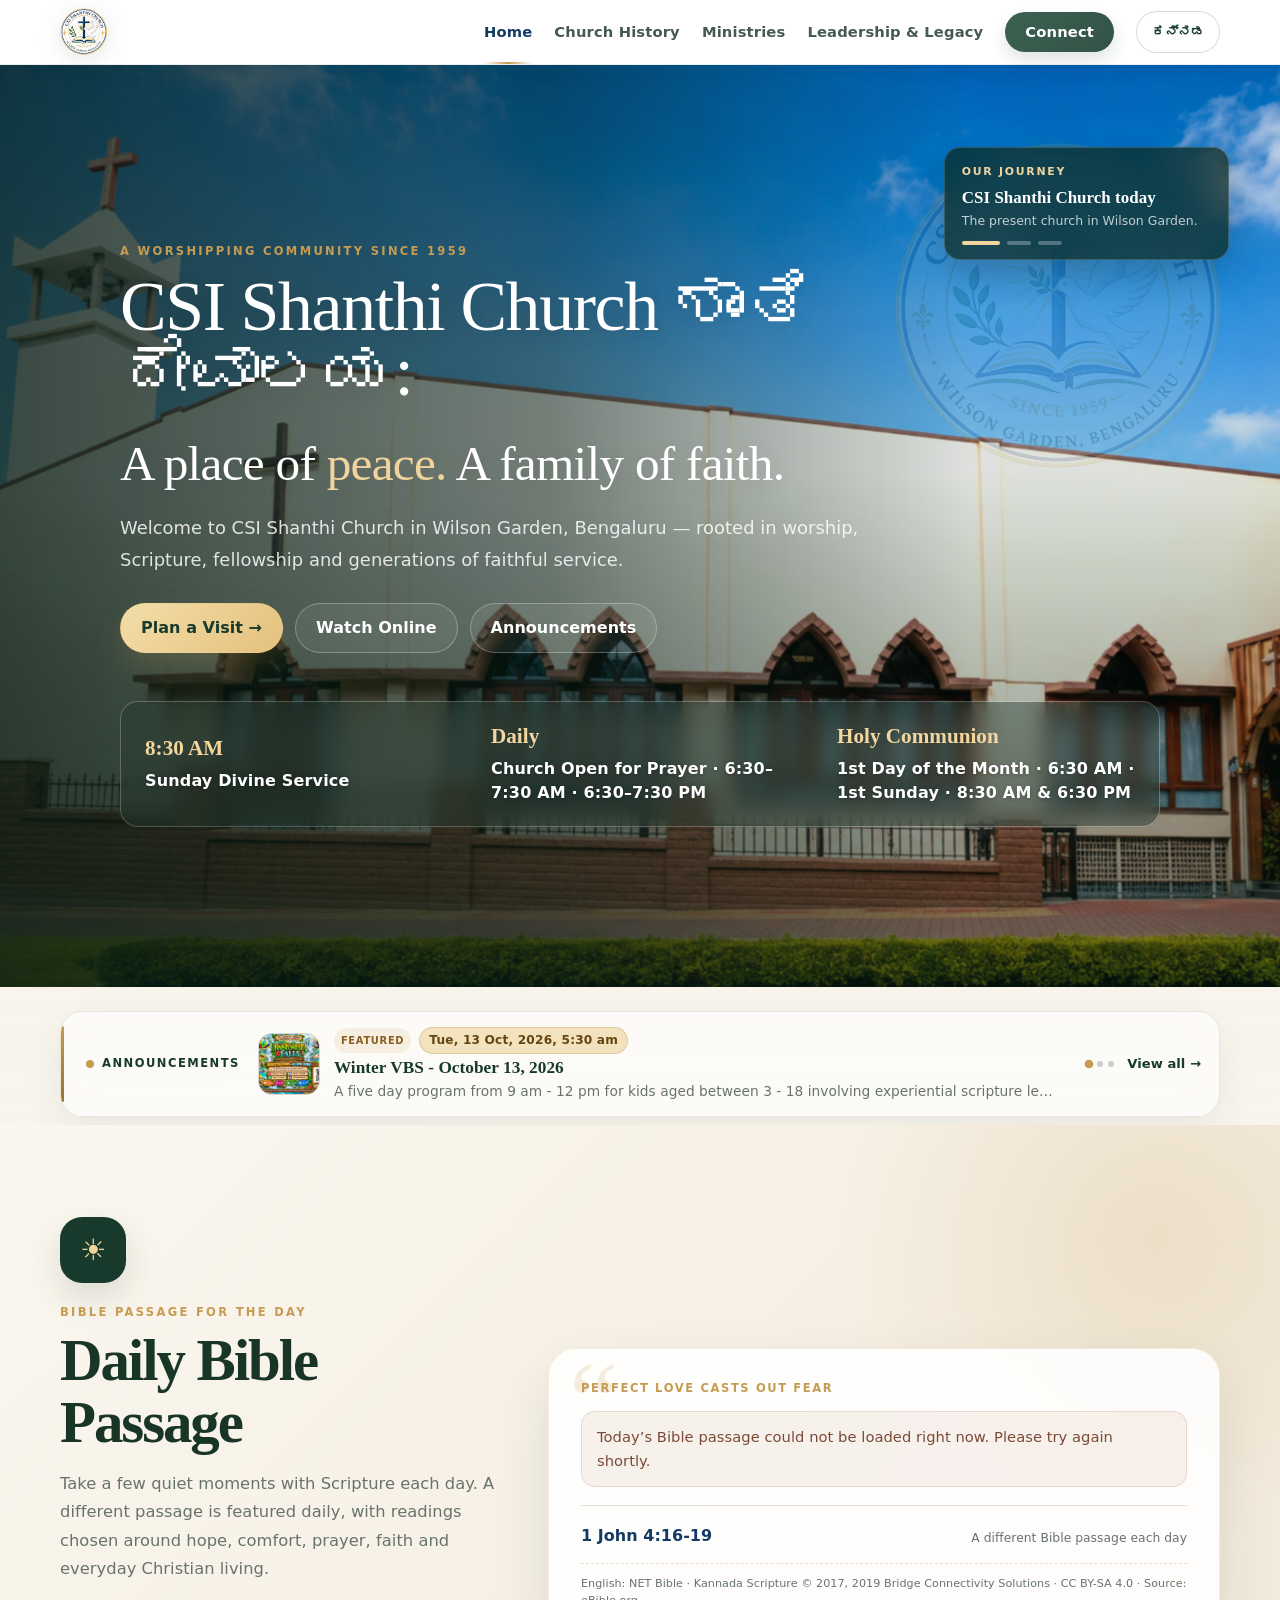
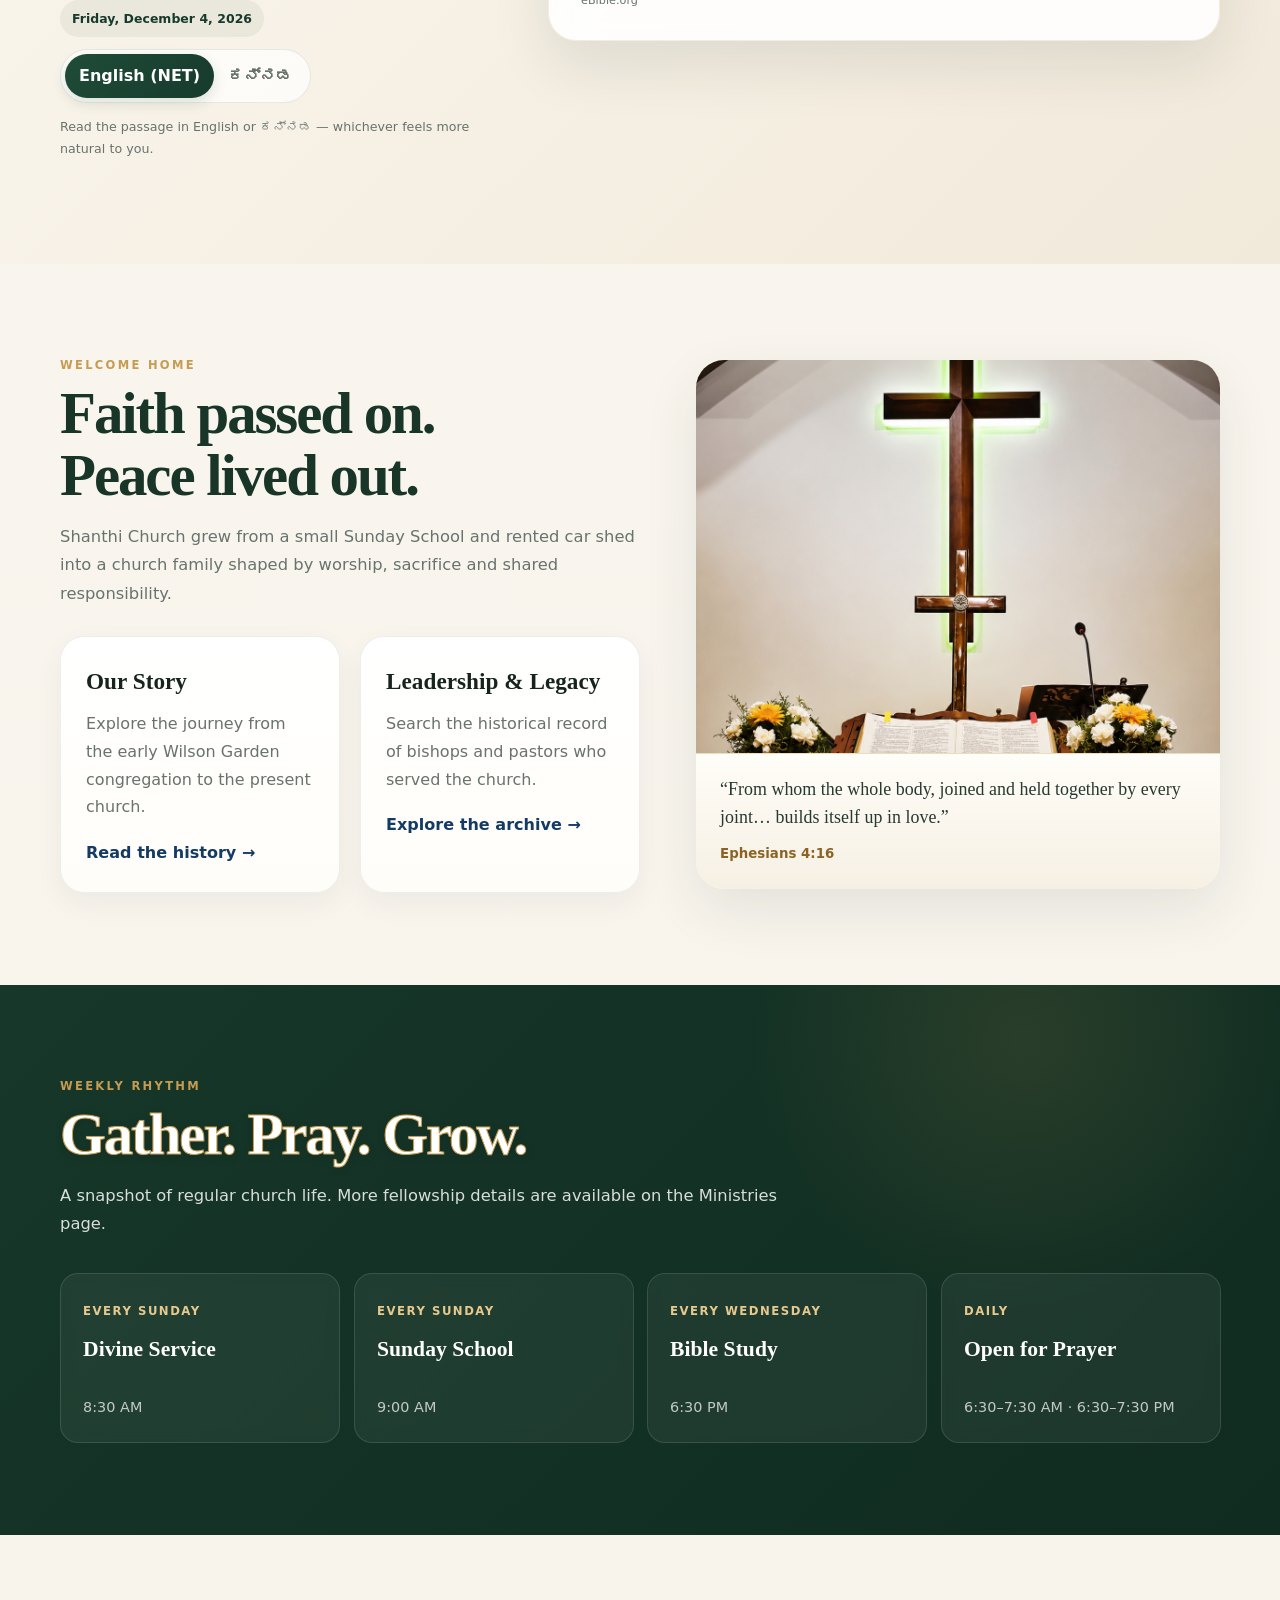
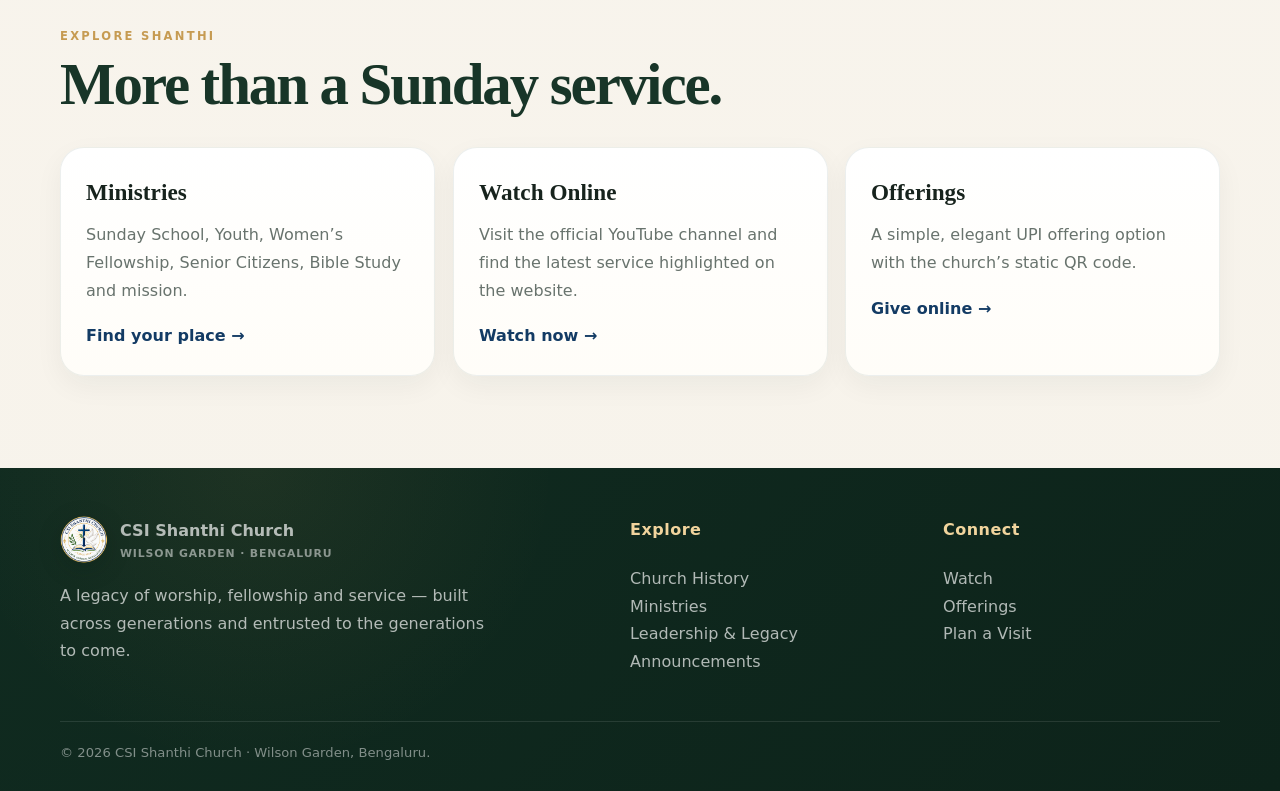
<file: index.html>
<!DOCTYPE html>

<html lang="en">
<head>
<meta charset="utf-8"/>
<meta content="width=device-width, initial-scale=1.0" name="viewport"/>
<meta content="#173a2c" name="theme-color"/>
<title>Home | CSI Shanthi Church</title>
<meta content="v27-slideshow-autoplay-fixed" name="site-build"/>
<meta content="CSI Shanthi Church, Wilson Garden, Bengaluru." name="description"/>
<link href="assets/images/logo-official-transparent.png" rel="icon" type="image/png"/>
<link href="assets/images/logo-official-transparent.png" rel="apple-touch-icon"/>
<link href="assets/css/style-v37.css?v=37" rel="stylesheet"/>
<script>
(function(){
  try{
    var lang=localStorage.getItem('shanthi-site-language');
    if(lang==='kn'){
      document.documentElement.lang='kn';
      document.documentElement.classList.add('site-language-kannada-boot');
    }
  }catch(e){}
})();
</script>
</head>
<body>
<!-- CSI Shanthi Church site build: V27 slideshow autoplay fixed -->
<header class="site-header">
<div class="container">
<nav>
<a aria-label="CSI Shanthi Church home" class="nav-logo nav-logo-clean" href="index.html">
<img alt="CSI Shanthi Church emblem" src="assets/images/logo-official-transparent.png"/>
</a>
<button aria-label="Open menu" class="menu-btn" id="menuBtn">☰</button>
<div class="nav-links" id="navLinks"><a class="active" href="index.html">Home</a><a class="" href="about.html">Church History</a><a class="" href="ministries.html">Ministries</a><a class="" href="leadership.html">Leadership &amp; Legacy</a><a class="nav-visit" href="connect.html">Connect</a><button aria-label="Switch website to Kannada" class="site-language-switch" id="siteLanguageSwitch" type="button">ಕನ್ನಡ</button></div>
</nav>
</div>
</header>
<main>
<section class="page-hero has-image hero-home history-hero" data-history-slideshow="">
<div aria-hidden="true" class="history-hero-slides">
<div class="history-hero-slide is-active history-current">
<img alt="" src="assets/images/church-exterior-v26.png"/>
</div>
<div class="history-hero-slide history-shed">
<img alt="" src="assets/images/church-history-shed-v26.jpg"/>
</div>
<div class="history-hero-slide history-first-rebuilt">
<img alt="" src="assets/images/church-history-first-rebuilt-v26.jpg"/>
</div>
</div>
<div aria-live="polite" class="history-hero-story">
<span class="history-story-kicker">Our journey</span>
<strong id="historyStoryTitle">CSI Shanthi Church today</strong>
<span id="historyStoryText">The present church in Wilson Garden.</span>
<div aria-label="Church history images" class="history-story-dots">
<button aria-label="Show present church" class="history-dot is-active" data-slide="0" type="button"></button>
<button aria-label="Show the early shed" class="history-dot" data-slide="1" type="button"></button>
<button aria-label="Show the first rebuilt church" class="history-dot" data-slide="2" type="button"></button>
</div>
</div>
<div class="container page-hero-content">
<div class="eyebrow">A worshipping community since 1959</div>
<h1><span class="hero-church-name">CSI Shanthi Church ಶಾಂತಿ ದೇವಾಲಯ:</span><br/><span class="hero-tagline">A place of <span style="color:#f1d49d">peace.</span> A family of faith.</span></h1>
<p>Welcome to CSI Shanthi Church in Wilson Garden, Bengaluru — rooted in worship, Scripture, fellowship and generations of faithful service.</p>
<div class="hero-actions">
<a class="btn btn-gold" href="connect.html#visit">Plan a Visit →</a>
<a class="btn btn-outline" href="connect.html#watch" style="color:white;border-color:rgba(255,255,255,.28);background:rgba(255,255,255,.07)">
    Watch Online
  </a>
<a class="btn btn-outline" href="announcements.html" style="color:white;border-color:rgba(255,255,255,.28);background:rgba(255,255,255,.07)">
    Announcements
  </a>
</div>
<div class="hero-stats">
<div><strong>8:30 AM</strong><span class="hero-stat-detail">Sunday Divine Service</span></div>
<div><strong>Daily</strong><span class="hero-stat-detail">Church Open for Prayer · 6:30–7:30 AM · 6:30–7:30 PM</span></div>
<div><strong>Holy Communion</strong><span class="hero-stat-detail">1st Day of the Month · 6:30 AM · 1st Sunday · 8:30 AM &amp; 6:30 PM</span></div>
</div>
</div>
</section>
<section class="home-announcements" data-announcements-home="" hidden="" id="announcements">
<div class="container">
<div aria-live="polite" class="announcement-glass">
<div class="announcement-label">
<span aria-hidden="true" class="announcement-pulse"></span>
<span>Announcements</span>
</div>
<div class="announcement-stage" data-announcement-stage="">
<article class="announcement-running-item" data-announcement-item=""></article>
</div>
<div class="announcement-actions">
<div aria-label="Announcement selector" class="announcement-dots" data-announcement-dots=""></div>
<a class="announcement-all-link" href="announcements.html">View all <span aria-hidden="true">→</span></a>
</div>
</div>
</div>
</section>
<section class="daily-word" id="daily-word">
<div class="container daily-word-grid">
<div>
<div class="daily-icon">☀</div>
<div class="eyebrow">Bible passage for the day</div>
<h2 class="section-title">Daily Bible Passage</h2>
<p class="lead">Take a few quiet moments with Scripture each day. A different passage is featured daily, with readings chosen around hope, comfort, prayer, faith and everyday Christian living.</p>
<div class="daily-controls">
<div class="daily-date" id="dailyDate">Today</div>
<div aria-label="Bible passage language" class="language-toggle" role="group">
<button class="language-btn active" data-lang="en" id="langEnglish">English (NET)</button>
<button class="language-btn" data-lang="kn" id="langKannada">ಕನ್ನಡ</button>
</div>
</div>
<p class="daily-refresh-note">Read the passage in English or ಕನ್ನಡ — whichever feels more natural to you.</p>
</div>
<article aria-live="polite" class="daily-passage-card">
<div class="daily-theme" id="dailyTheme">Today’s Passage</div>
<div class="daily-text" id="dailyText">Loading today’s Bible passage…</div>
<div class="daily-reference"><strong id="dailyReference"></strong><span>A different Bible passage each day</span></div>
<div class="daily-source-note" id="dailySourceNote">English: NET Bible · Kannada Scripture © 2017, 2019 Bridge Connectivity Solutions · CC BY-SA 4.0 · Source: eBible.org</div>
</article>
</div>
</section>
<section>
<div class="container split">
<div>
<div class="eyebrow">Welcome home</div>
<h2 class="section-title">Faith passed on.<br/>Peace lived out.</h2>
<p class="lead">Shanthi Church grew from a small Sunday School and rented car shed into a church family shaped by worship, sacrifice and shared responsibility.</p>
<div class="grid-2" style="margin-top:28px">
<a class="card link-card" href="about.html"><h3>Our Story</h3><p>Explore the journey from the early Wilson Garden congregation to the present church.</p><span>Read the history →</span></a>
<a class="card link-card" href="leadership.html"><h3>Leadership &amp; Legacy</h3><p>Search the historical record of bishops and pastors who served the church.</p><span>Explore the archive →</span></a>
</div>
</div>
<div class="image-panel altar-panel">
<img alt="Altar and cross inside CSI Shanthi Church" src="assets/images/altar-enhanced.png"/>
<div class="quote-card altar-verse"><p>“From whom the whole body, joined and held together by every joint… builds itself up in love.”</p><small>Ephesians 4:16</small></div>
</div>
</div>
</section>
<section class="band">
<div class="container">
<div class="eyebrow">Weekly rhythm</div>
<h2 class="section-title" style="
  color:#fff;
  -webkit-text-fill-color:#fff;
  -webkit-text-stroke:1px #c69b52;
  text-shadow:0 0 1px #c69b52, 0 2px 8px rgba(0,0,0,.18);
">
  Gather. Pray. Grow.
</h2>
<p class="lead">A snapshot of regular church life. More fellowship details are available on the Ministries page.</p>
<div class="schedule-grid">
<article class="service-card"><div><span class="day">Every Sunday</span><h3>Divine Service</h3></div><p>8:30 AM</p></article>
<article class="service-card"><div><span class="day">Every Sunday</span><h3>Sunday School</h3></div><p>9:00 AM</p></article>
<article class="service-card"><div><span class="day">Every Wednesday</span><h3>Bible Study</h3></div><p>6:30 PM</p></article>
<article class="service-card"><div><span class="day">Daily</span><h3>Open for Prayer</h3></div><p>6:30–7:30 AM · 6:30–7:30 PM</p></article>
</div>
</div>
</section>
<section>
<div class="container">
<div class="eyebrow">Explore Shanthi</div>
<h2 class="section-title">More than a Sunday service.</h2>
<div class="grid-3" style="margin-top:32px">
<a class="card link-card" href="ministries.html"><h3>Ministries</h3><p>Sunday School, Youth, Women’s Fellowship, Senior Citizens, Bible Study and mission.</p><span>Find your place →</span></a>
<a class="card link-card" href="connect.html#watch"><h3>Watch Online</h3><p>Visit the official YouTube channel and find the latest service highlighted on the website.</p><span>Watch now →</span></a>
<a class="card link-card" href="connect.html#offerings"><h3>Offerings</h3><p>A simple, elegant UPI offering option with the church’s static QR code.</p><span>Give online →</span></a>
</div>
</div>
</section>
</main>
<footer>
<div class="container">
<div class="footer-grid">
<div>
<a class="brand brand-footer" href="index.html">
<img alt="CSI Shanthi Church emblem" class="footer-logo footer-logo-clean" src="assets/images/logo-official-transparent.png"/>
<span>CSI Shanthi Church<small style="color:rgba(255,255,255,.5)">Wilson Garden · Bengaluru</small></span>
</a>
<p style="max-width:430px;margin-top:18px">A legacy of worship, fellowship and service — built across generations and entrusted to the generations to come.</p>
</div>
<div><h4>Explore</h4><p><a href="about.html">Church History</a><br/><a href="ministries.html">Ministries</a><br/><a href="leadership.html">Leadership &amp; Legacy</a><br/><a href="announcements.html">Announcements</a></p></div>
<div><h4>Connect</h4><p><a href="connect.html#watch">Watch</a><br/><a href="connect.html#offerings">Offerings</a><br/><a href="connect.html#visit">Plan a Visit</a></p></div>
</div>
<div class="footer-bottom">© <span data-year=""></span> CSI Shanthi Church · Wilson Garden, Bengaluru.</div>
</div>
</footer>
<button aria-label="Back to top" class="back-to-top" id="backToTop">↑</button>
<script src="assets/js/main-v38.js?v=38"></script>
<script src="assets/js/animations-v26.js"></script>
<script src="assets/js/history-slideshow-v27.js"></script>
<script src="assets/js/announcements-v41.js?v=41"></script>
<script src="assets/js/language-v40.js?v=40"></script></body>
</html>
</file>
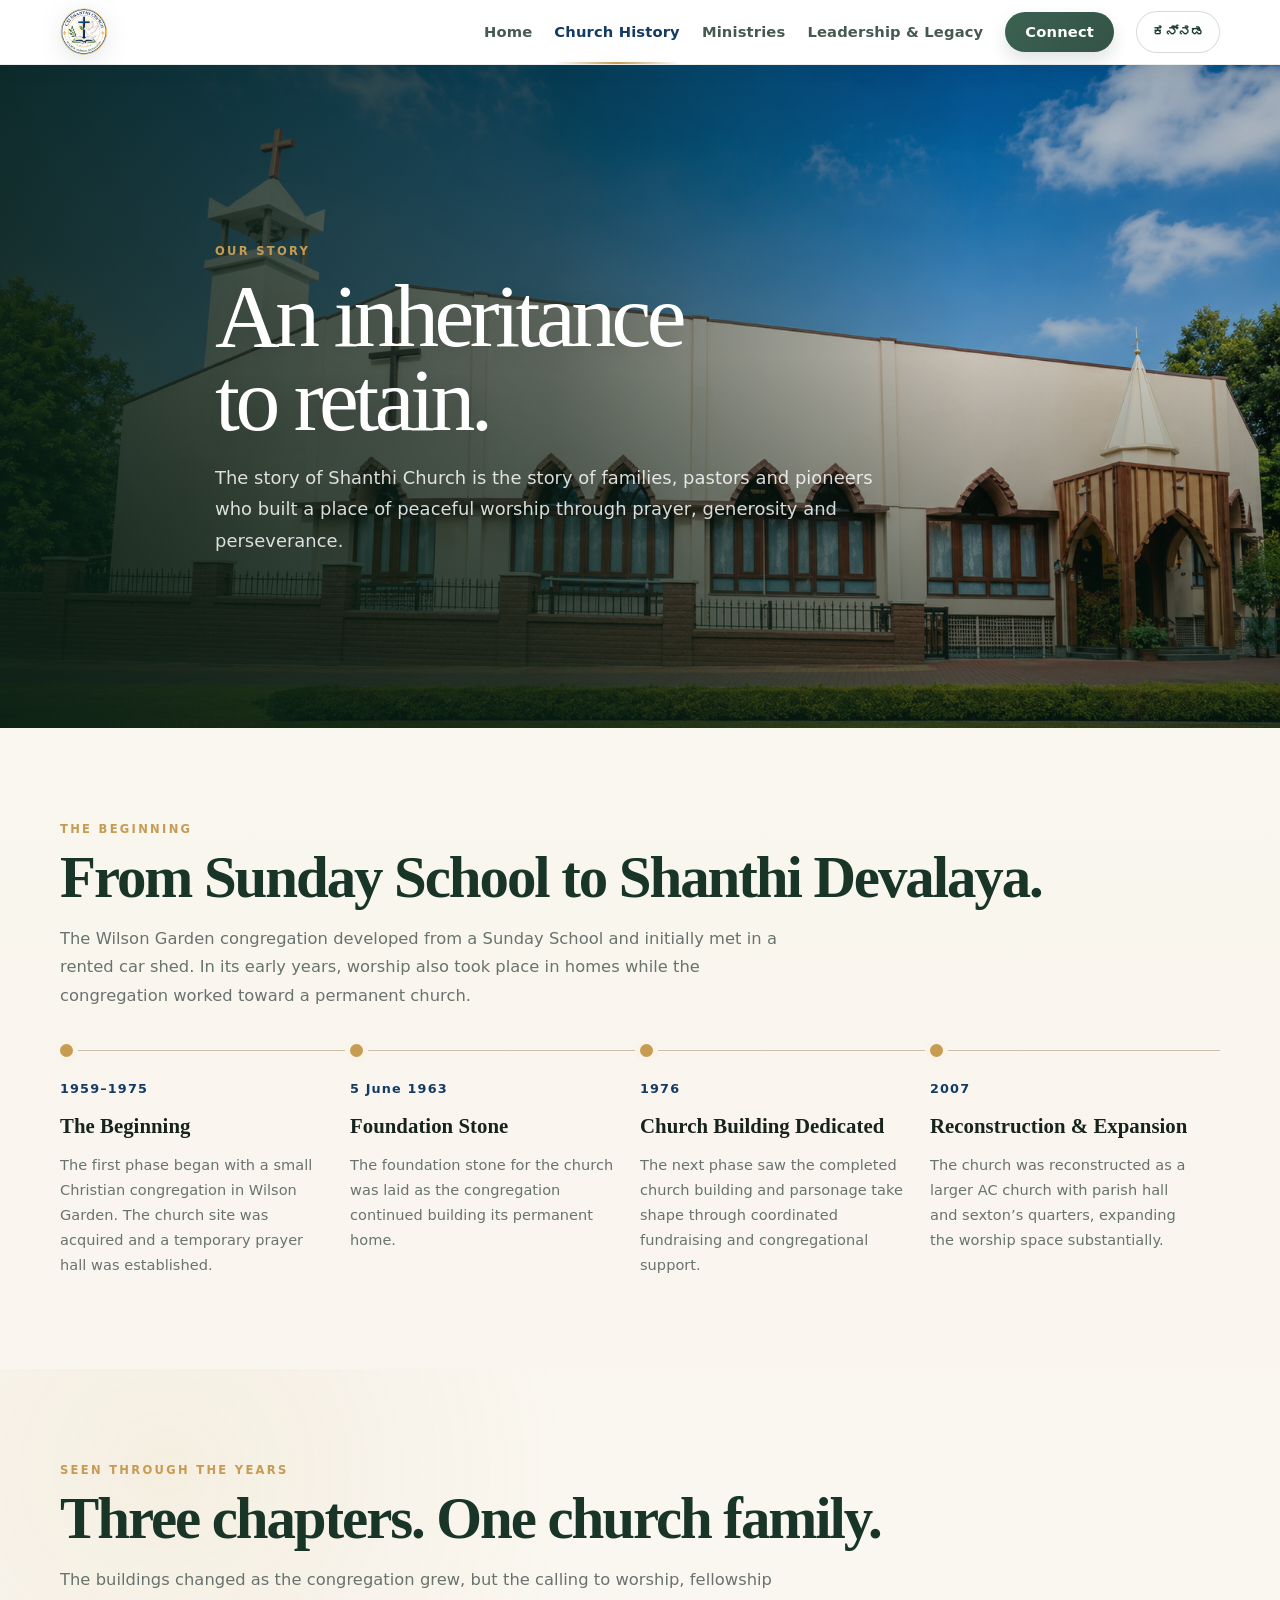
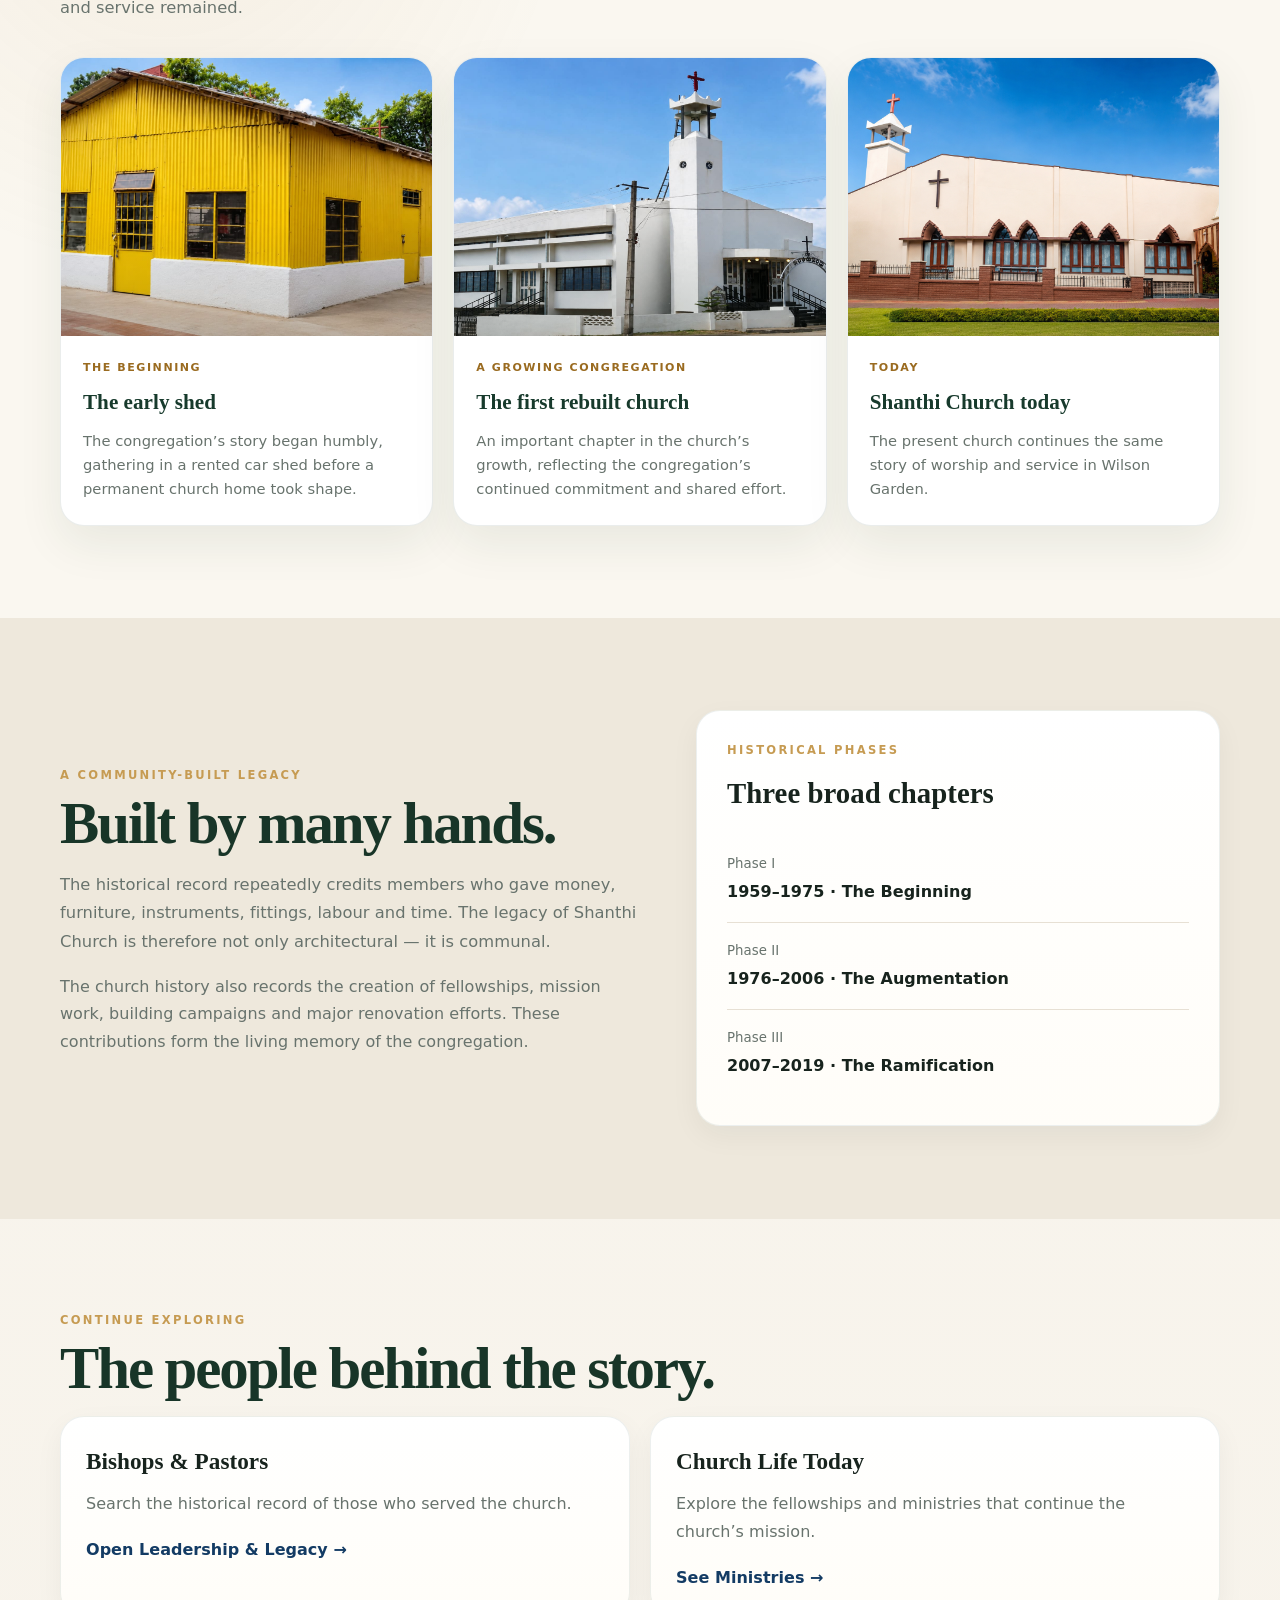
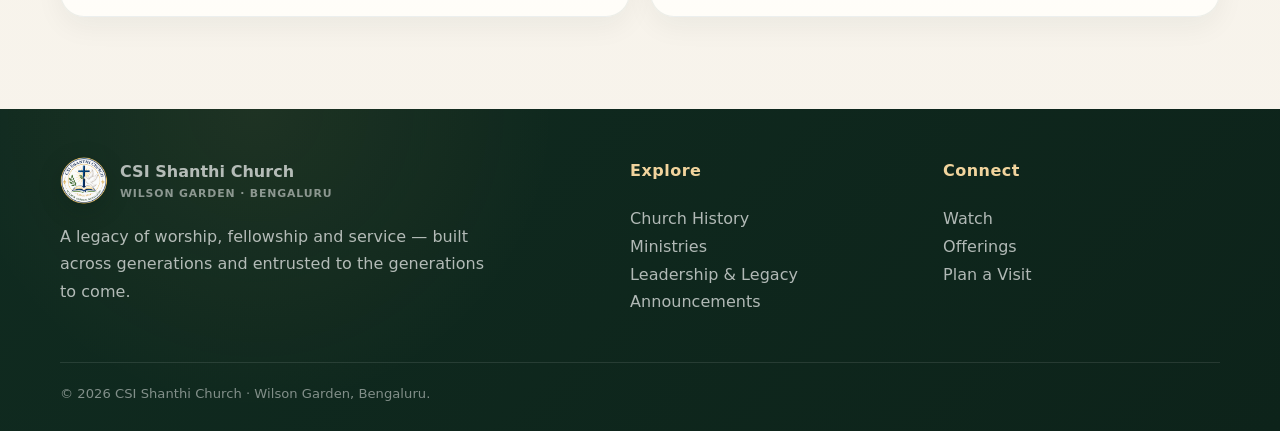
<file: about.html>
<!DOCTYPE html>

<html lang="en">
<head>
<meta charset="utf-8"/>
<meta content="width=device-width, initial-scale=1.0" name="viewport"/>
<meta content="#173a2c" name="theme-color"/>
<title>Church History | CSI Shanthi Church</title>
<meta content="CSI Shanthi Church, Wilson Garden, Bengaluru." name="description"/>
<link href="assets/images/logo-official-transparent.png" rel="icon" type="image/png"/>
<link href="assets/images/logo-official-transparent.png" rel="apple-touch-icon"/>
<link href="assets/css/style-v37.css?v=37" rel="stylesheet"/>
<script>
(function(){
  try{
    var lang=localStorage.getItem('shanthi-site-language');
    if(lang==='kn'){
      document.documentElement.lang='kn';
      document.documentElement.classList.add('site-language-kannada-boot');
    }
  }catch(e){}
})();
</script>
</head>
<body>
<header class="site-header">
<div class="container">
<nav>
<a aria-label="CSI Shanthi Church home" class="nav-logo nav-logo-clean" href="index.html">
<img alt="CSI Shanthi Church emblem" src="assets/images/logo-official-transparent.png"/>
</a>
<button aria-label="Open menu" class="menu-btn" id="menuBtn">☰</button>
<div class="nav-links" id="navLinks"><a class="" href="index.html">Home</a><a class="active" href="about.html">Church History</a><a class="" href="ministries.html">Ministries</a><a class="" href="leadership.html">Leadership &amp; Legacy</a><a class="nav-visit" href="connect.html">Connect</a><button aria-label="Switch website to Kannada" class="site-language-switch" id="siteLanguageSwitch" type="button">ಕನ್ನಡ</button></div>
</nav>
</div>
</header>
<main>
<section class="page-hero has-image">
<img alt="CSI Shanthi Church" src="assets/images/church-exterior-v26.png"/>
<div class="container page-hero-content">
<div class="eyebrow">Our Story</div>
<h1>An inheritance<br/>to retain.</h1>
<p>The story of Shanthi Church is the story of families, pastors and pioneers who built a place of peaceful worship through prayer, generosity and perseverance.</p>
</div>
</section>
<section>
<div class="container">
<div class="eyebrow">The beginning</div>
<h2 class="section-title">From Sunday School to Shanthi Devalaya.</h2>
<p class="lead">The Wilson Garden congregation developed from a Sunday School and initially met in a rented car shed. In its early years, worship also took place in homes while the congregation worked toward a permanent church.</p>
<div class="timeline">
<article class="timeline-item"><div class="year">1959–1975</div><h3>The Beginning</h3><p>The first phase began with a small Christian congregation in Wilson Garden. The church site was acquired and a temporary prayer hall was established.</p></article>
<article class="timeline-item"><div class="year">5 June 1963</div><h3>Foundation Stone</h3><p>The foundation stone for the church was laid as the congregation continued building its permanent home.</p></article>
<article class="timeline-item"><div class="year">1976</div><h3>Church Building Dedicated</h3><p>The next phase saw the completed church building and parsonage take shape through coordinated fundraising and congregational support.</p></article>
<article class="timeline-item"><div class="year">2007</div><h3>Reconstruction &amp; Expansion</h3><p>The church was reconstructed as a larger AC church with parish hall and sexton’s quarters, expanding the worship space substantially.</p></article>
</div>
</div>
</section>
<section class="history-gallery-section">
<div class="container">
<div class="eyebrow">Seen through the years</div>
<h2 class="section-title">Three chapters. One church family.</h2>
<p class="lead">The buildings changed as the congregation grew, but the calling to worship, fellowship and service remained.</p>
<div class="history-gallery">
<figure class="history-photo-card">
<div class="history-photo-frame">
<img alt="The early shed where the Shanthi Church congregation began gathering" src="assets/images/church-history-shed-v26.jpg"/>
</div>
<figcaption>
<span>The beginning</span>
<strong>The early shed</strong>
<p>The congregation’s story began humbly, gathering in a rented car shed before a permanent church home took shape.</p>
</figcaption>
</figure>
<figure class="history-photo-card">
<div class="history-photo-frame">
<img alt="An earlier rebuilt CSI Shanthi Church building" src="assets/images/church-history-first-rebuilt-v26.jpg"/>
</div>
<figcaption>
<span>A growing congregation</span>
<strong>The first rebuilt church</strong>
<p>An important chapter in the church’s growth, reflecting the congregation’s continued commitment and shared effort.</p>
</figcaption>
</figure>
<figure class="history-photo-card">
<div class="history-photo-frame">
<img alt="CSI Shanthi Church today" src="assets/images/church-exterior-v26.png"/>
</div>
<figcaption>
<span>Today</span>
<strong>Shanthi Church today</strong>
<p>The present church continues the same story of worship and service in Wilson Garden.</p>
</figcaption>
</figure>
</div>
</div>
</section>
<section style="background:#eee8dc">
<div class="container split">
<div>
<div class="eyebrow">A community-built legacy</div>
<h2 class="section-title">Built by many hands.</h2>
<p class="lead">The historical record repeatedly credits members who gave money, furniture, instruments, fittings, labour and time. The legacy of Shanthi Church is therefore not only architectural — it is communal.</p>
<p style="color:var(--muted)">The church history also records the creation of fellowships, mission work, building campaigns and major renovation efforts. These contributions form the living memory of the congregation.</p>
</div>
<div class="card" style="padding:30px">
<div class="eyebrow">Historical phases</div>
<h3 style="font-size:1.8rem;margin:8px 0 18px">Three broad chapters</h3>
<div class="contact-row"><small>Phase I</small><strong>1959–1975 · The Beginning</strong></div>
<div class="contact-row"><small>Phase II</small><strong>1976–2006 · The Augmentation</strong></div>
<div class="contact-row"><small>Phase III</small><strong>2007–2019 · The Ramification</strong></div>
</div>
</div>
</section>
<section>
<div class="container">
<div class="eyebrow">Continue exploring</div>
<h2 class="section-title">The people behind the story.</h2>
<div class="grid-2">
<a class="card link-card" href="leadership.html"><h3>Bishops &amp; Pastors</h3><p>Search the historical record of those who served the church.</p><span>Open Leadership &amp; Legacy →</span></a>
<a class="card link-card" href="ministries.html"><h3>Church Life Today</h3><p>Explore the fellowships and ministries that continue the church’s mission.</p><span>See Ministries →</span></a>
</div>
</div>
</section>
</main>
<footer>
<div class="container">
<div class="footer-grid">
<div>
<a class="brand brand-footer" href="index.html">
<img alt="CSI Shanthi Church emblem" class="footer-logo footer-logo-clean" src="assets/images/logo-official-transparent.png"/>
<span>CSI Shanthi Church<small style="color:rgba(255,255,255,.5)">Wilson Garden · Bengaluru</small></span>
</a>
<p style="max-width:430px;margin-top:18px">A legacy of worship, fellowship and service — built across generations and entrusted to the generations to come.</p>
</div>
<div><h4>Explore</h4><p><a href="about.html">Church History</a><br/><a href="ministries.html">Ministries</a><br/><a href="leadership.html">Leadership &amp; Legacy</a><br/><a href="announcements.html">Announcements</a></p></div>
<div><h4>Connect</h4><p><a href="connect.html#watch">Watch</a><br/><a href="connect.html#offerings">Offerings</a><br/><a href="connect.html#visit">Plan a Visit</a></p></div>
</div>
<div class="footer-bottom">© <span data-year=""></span> CSI Shanthi Church · Wilson Garden, Bengaluru.</div>
</div>
</footer>
<button aria-label="Back to top" class="back-to-top" id="backToTop">↑</button>
<script src="assets/js/main-v38.js?v=38"></script>
<script src="assets/js/animations-v26.js"></script>
<script src="assets/js/language-v40.js?v=40"></script></body>
</html>
</file>
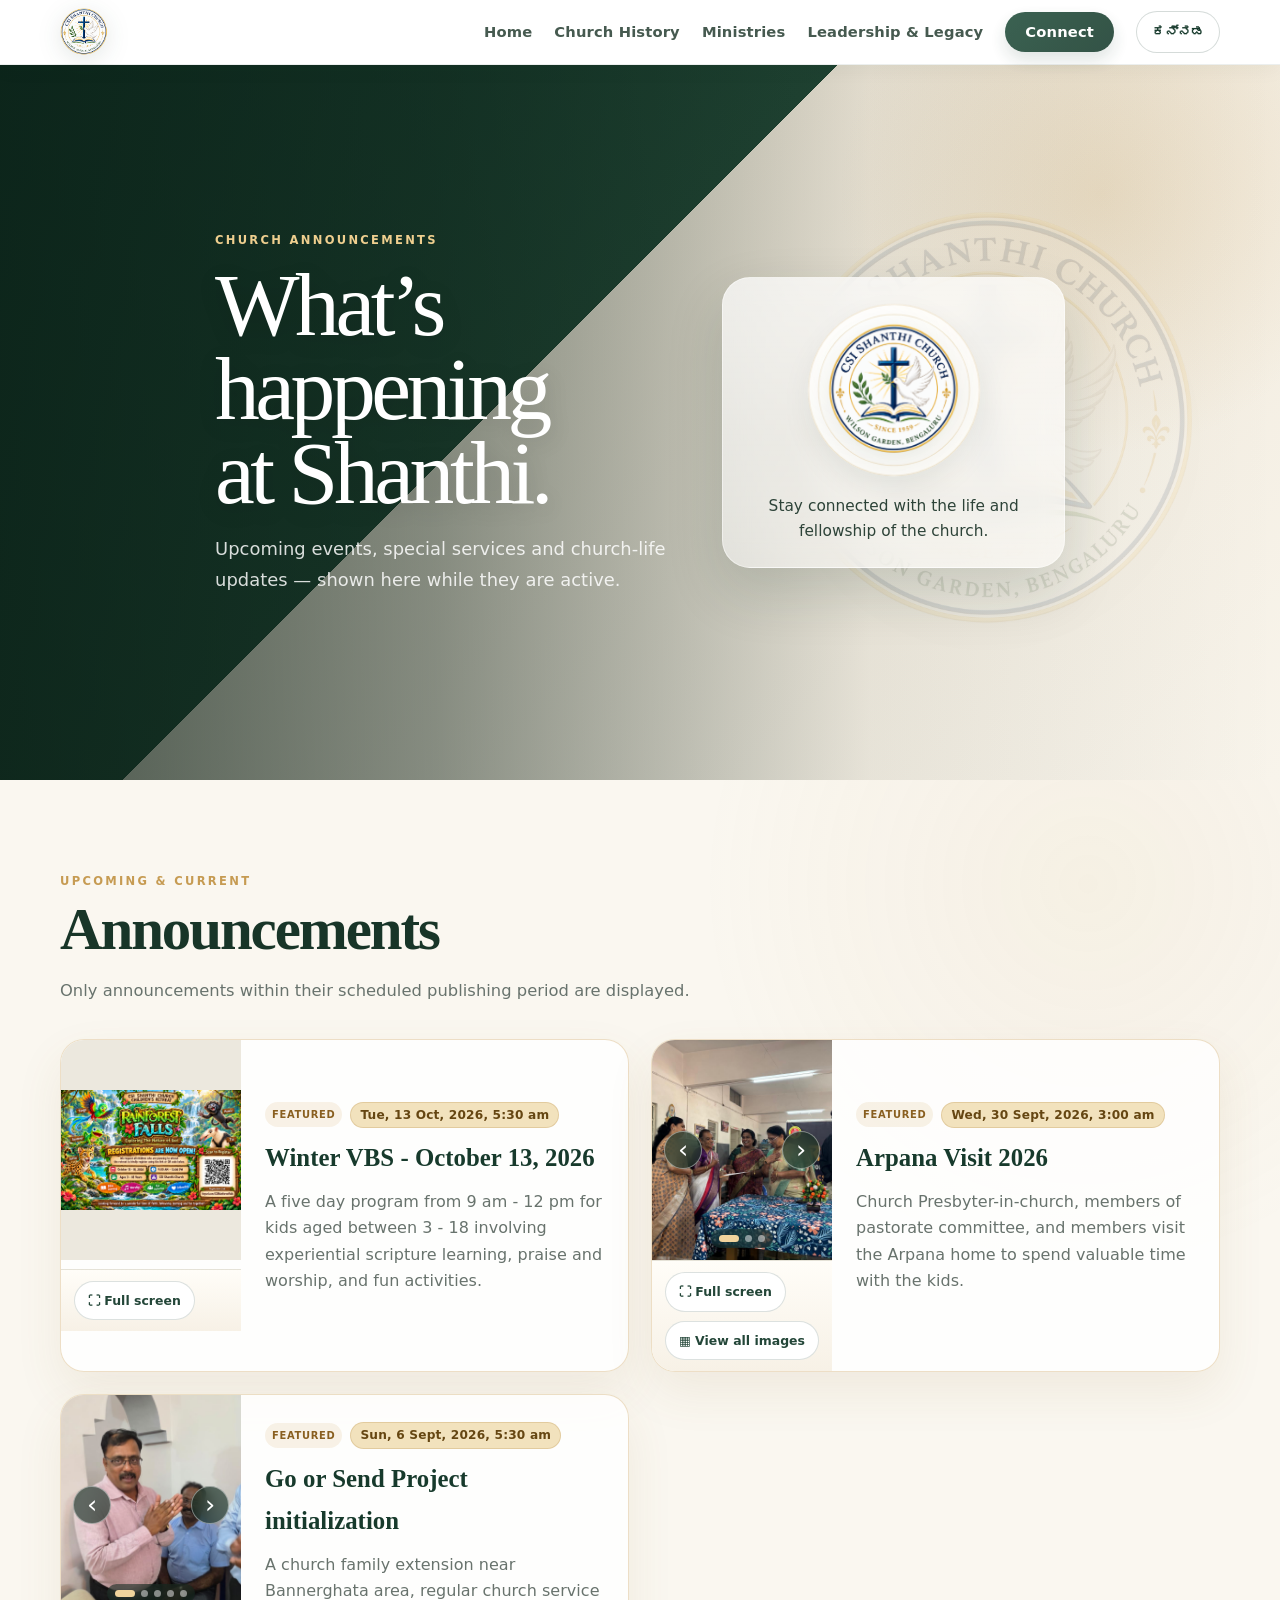
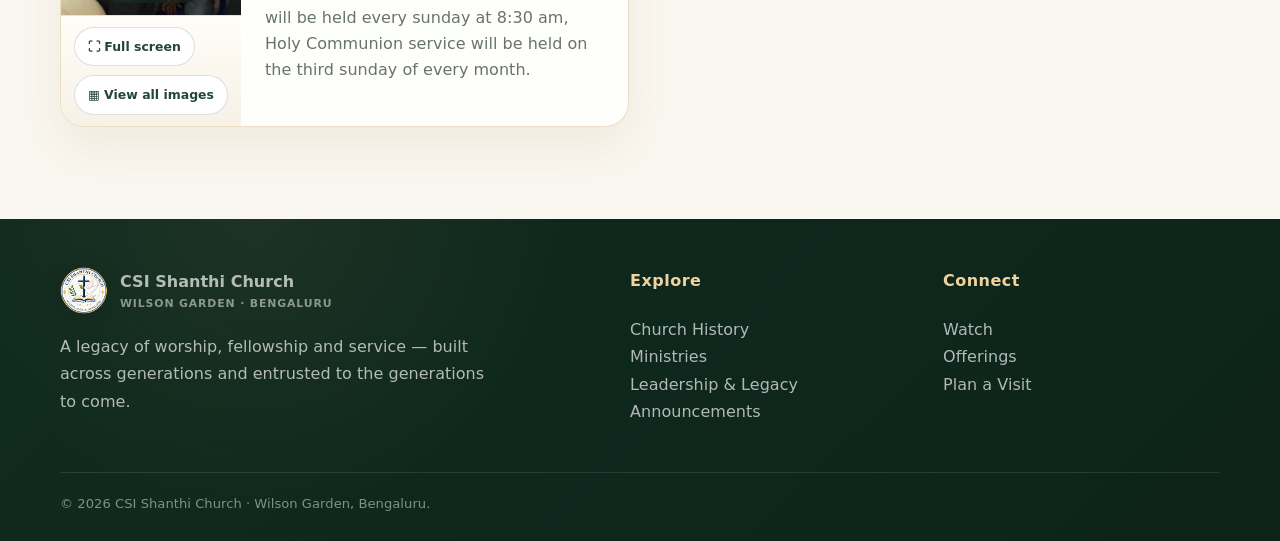
<file: announcements.html>
<!DOCTYPE html>

<html lang="en">
<head>
<meta charset="utf-8"/>
<meta content="width=device-width, initial-scale=1.0" name="viewport"/>
<meta content="#173a2c" name="theme-color"/>
<title>Announcements | CSI Shanthi Church</title>
<meta content="Upcoming announcements and events from CSI Shanthi Church, Wilson Garden, Bengaluru." name="description"/>
<link href="assets/images/logo-official-transparent.png" rel="icon" type="image/png"/>
<link href="assets/images/logo-official-transparent.png" rel="apple-touch-icon"/>
<link href="assets/css/style-v37.css?v=37" rel="stylesheet"/>
<script>
(function(){
  try{
    var lang=localStorage.getItem('shanthi-site-language');
    if(lang==='kn'){
      document.documentElement.lang='kn';
      document.documentElement.classList.add('site-language-kannada-boot');
    }
  }catch(e){}
})();
</script>
</head>
<body>
<header class="site-header">
<div class="container">
<nav>
<a aria-label="CSI Shanthi Church home" class="nav-logo nav-logo-clean" href="index.html">
<img alt="CSI Shanthi Church emblem" src="assets/images/logo-official-transparent.png"/>
</a>
<button aria-label="Open menu" class="menu-btn" id="menuBtn">☰</button>
<div class="nav-links" id="navLinks">
<a href="index.html">Home</a>
<a href="about.html">Church History</a>
<a href="ministries.html">Ministries</a>
<a href="leadership.html">Leadership &amp; Legacy</a>
<a class="nav-visit" href="connect.html">Connect</a>
<button aria-label="Switch website to Kannada" class="site-language-switch" id="siteLanguageSwitch" type="button">ಕನ್ನಡ</button></div>
</nav>
</div>
</header>
<main>
<section class="page-hero logo-hero announcements-hero">
<div class="container page-hero-content">
<div class="page-hero-grid">
<div class="hero-copy">
<div class="eyebrow">Church Announcements</div>
<h1>What’s happening<br/>at Shanthi.</h1>
<p>Upcoming events, special services and church-life updates — shown here while they are active.</p>
</div>
<div aria-hidden="true" class="hero-seal-card">
<div class="hero-seal-wrap">
<img alt="" src="assets/images/logo-official-transparent.png"/>
</div>
<p>Stay connected with the life and fellowship of the church.</p>
</div>
</div>
</div>
</section>
<section class="announcements-page-section" data-announcements-page="">
<div class="container">
<div class="eyebrow">Upcoming &amp; current</div>
<h2 class="section-title">Announcements</h2>
<p class="lead">Only announcements within their scheduled publishing period are displayed.</p>
<div class="announcements-loading" data-announcements-loading="">
      Loading announcements…
    </div>
<div class="announcements-page-grid" data-announcements-grid=""></div>
<div class="announcements-empty" data-announcements-empty="" hidden="">
<span aria-hidden="true" class="announcements-empty-icon">✦</span>
<h3>No active announcements right now.</h3>
<p>Please check back soon for upcoming services, events and fellowship updates.</p>
<a class="btn btn-primary" href="index.html">Back to home</a>
</div>
<div class="announcements-error" data-announcements-error="" hidden="">
<h3>Announcements could not be loaded.</h3>
<p>Please refresh the page in a moment.</p>
</div>
</div>
</section>
</main>
<footer>
<div class="container">
<div class="footer-grid">
<div>
<a class="brand brand-footer" href="index.html">
<img alt="CSI Shanthi Church emblem" class="footer-logo footer-logo-clean" src="assets/images/logo-official-transparent.png"/>
<span>CSI Shanthi Church<small style="color:rgba(255,255,255,.5)">Wilson Garden · Bengaluru</small></span>
</a>
<p style="max-width:430px;margin-top:18px">A legacy of worship, fellowship and service — built across generations and entrusted to the generations to come.</p>
</div>
<div><h4>Explore</h4><p><a href="about.html">Church History</a><br/><a href="ministries.html">Ministries</a><br/><a href="leadership.html">Leadership &amp; Legacy</a><br/><a href="announcements.html">Announcements</a></p></div>
<div><h4>Connect</h4><p><a href="connect.html#watch">Watch</a><br/><a href="connect.html#offerings">Offerings</a><br/><a href="connect.html#visit">Plan a Visit</a></p></div>
</div>
<div class="footer-bottom">© <span data-year=""></span> CSI Shanthi Church · Wilson Garden, Bengaluru.</div>
</div>
</footer>
<button aria-label="Back to top" class="back-to-top" id="backToTop">↑</button>
<script src="assets/js/main-v38.js?v=38"></script>
<script src="assets/js/animations-v26.js"></script>
<script src="assets/js/announcements-v41.js?v=41"></script>
<script src="assets/js/language-v40.js?v=40"></script></body>
</html>
</file>
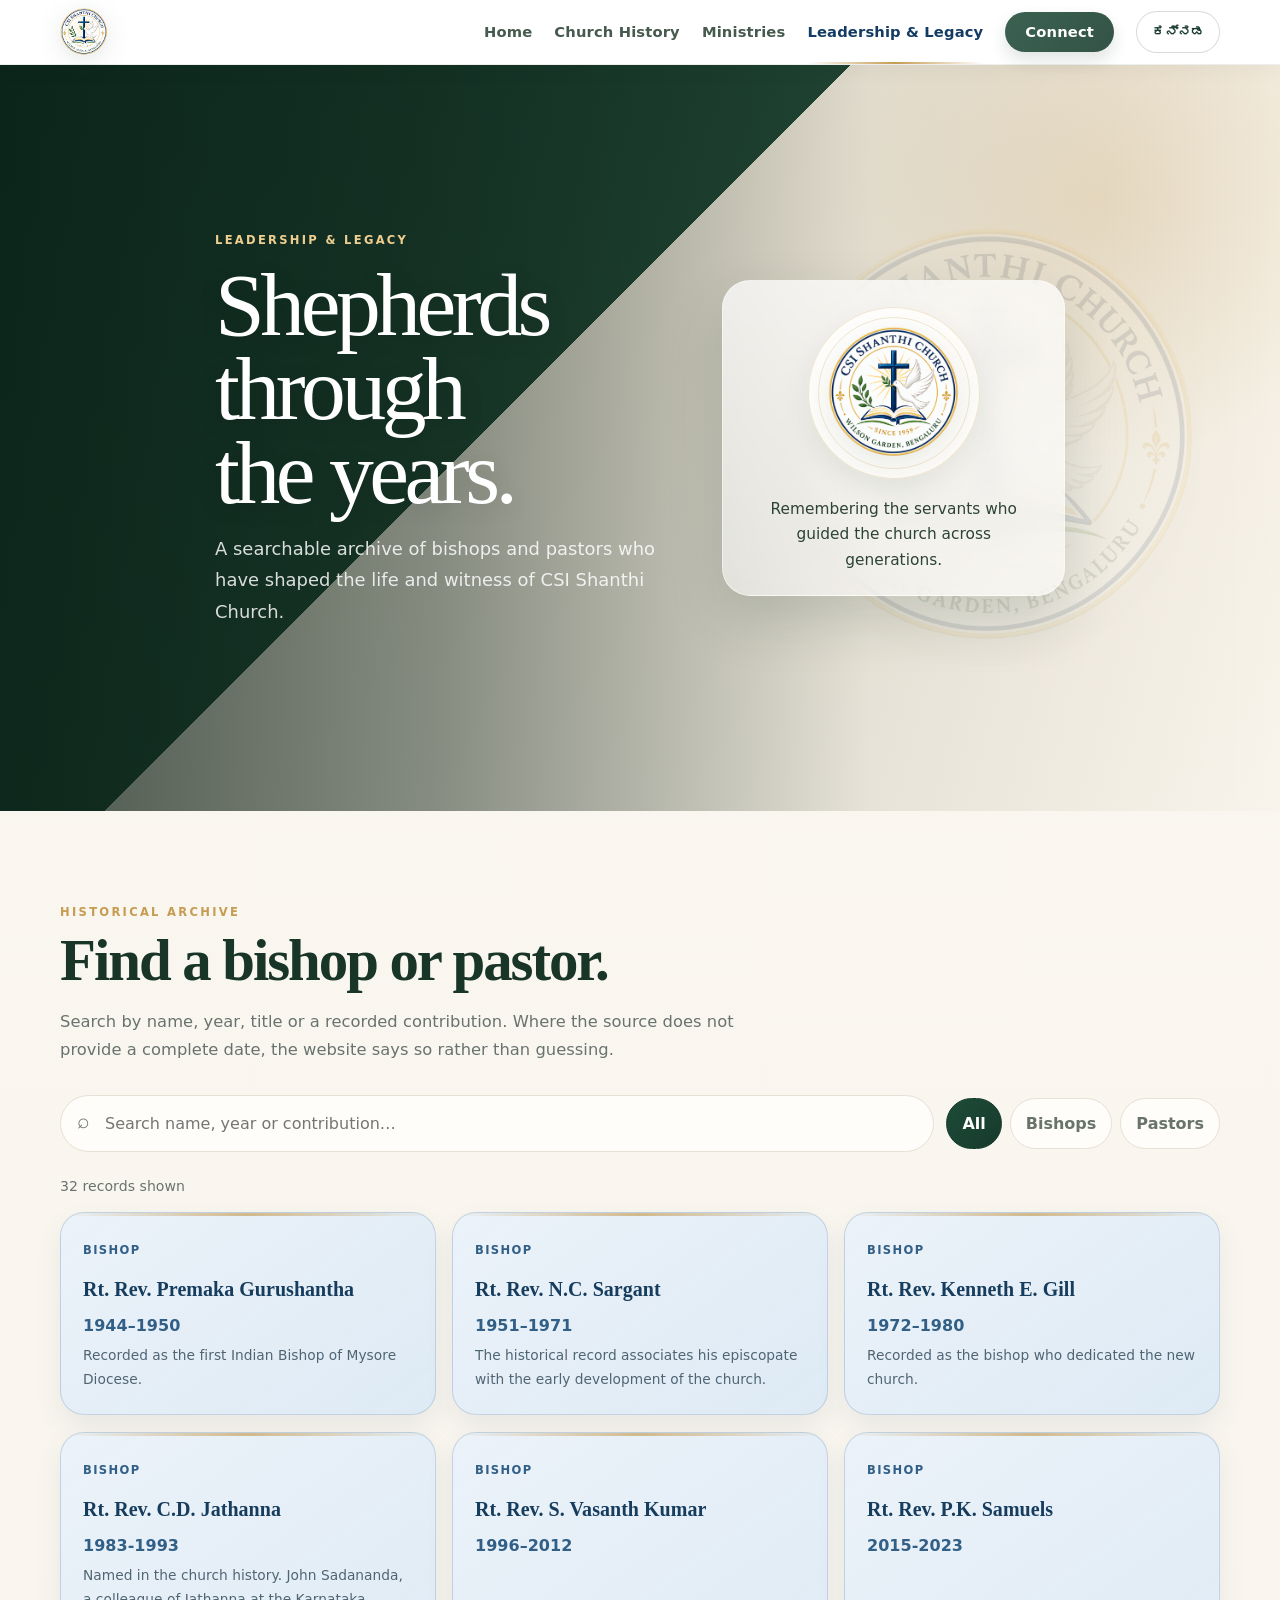
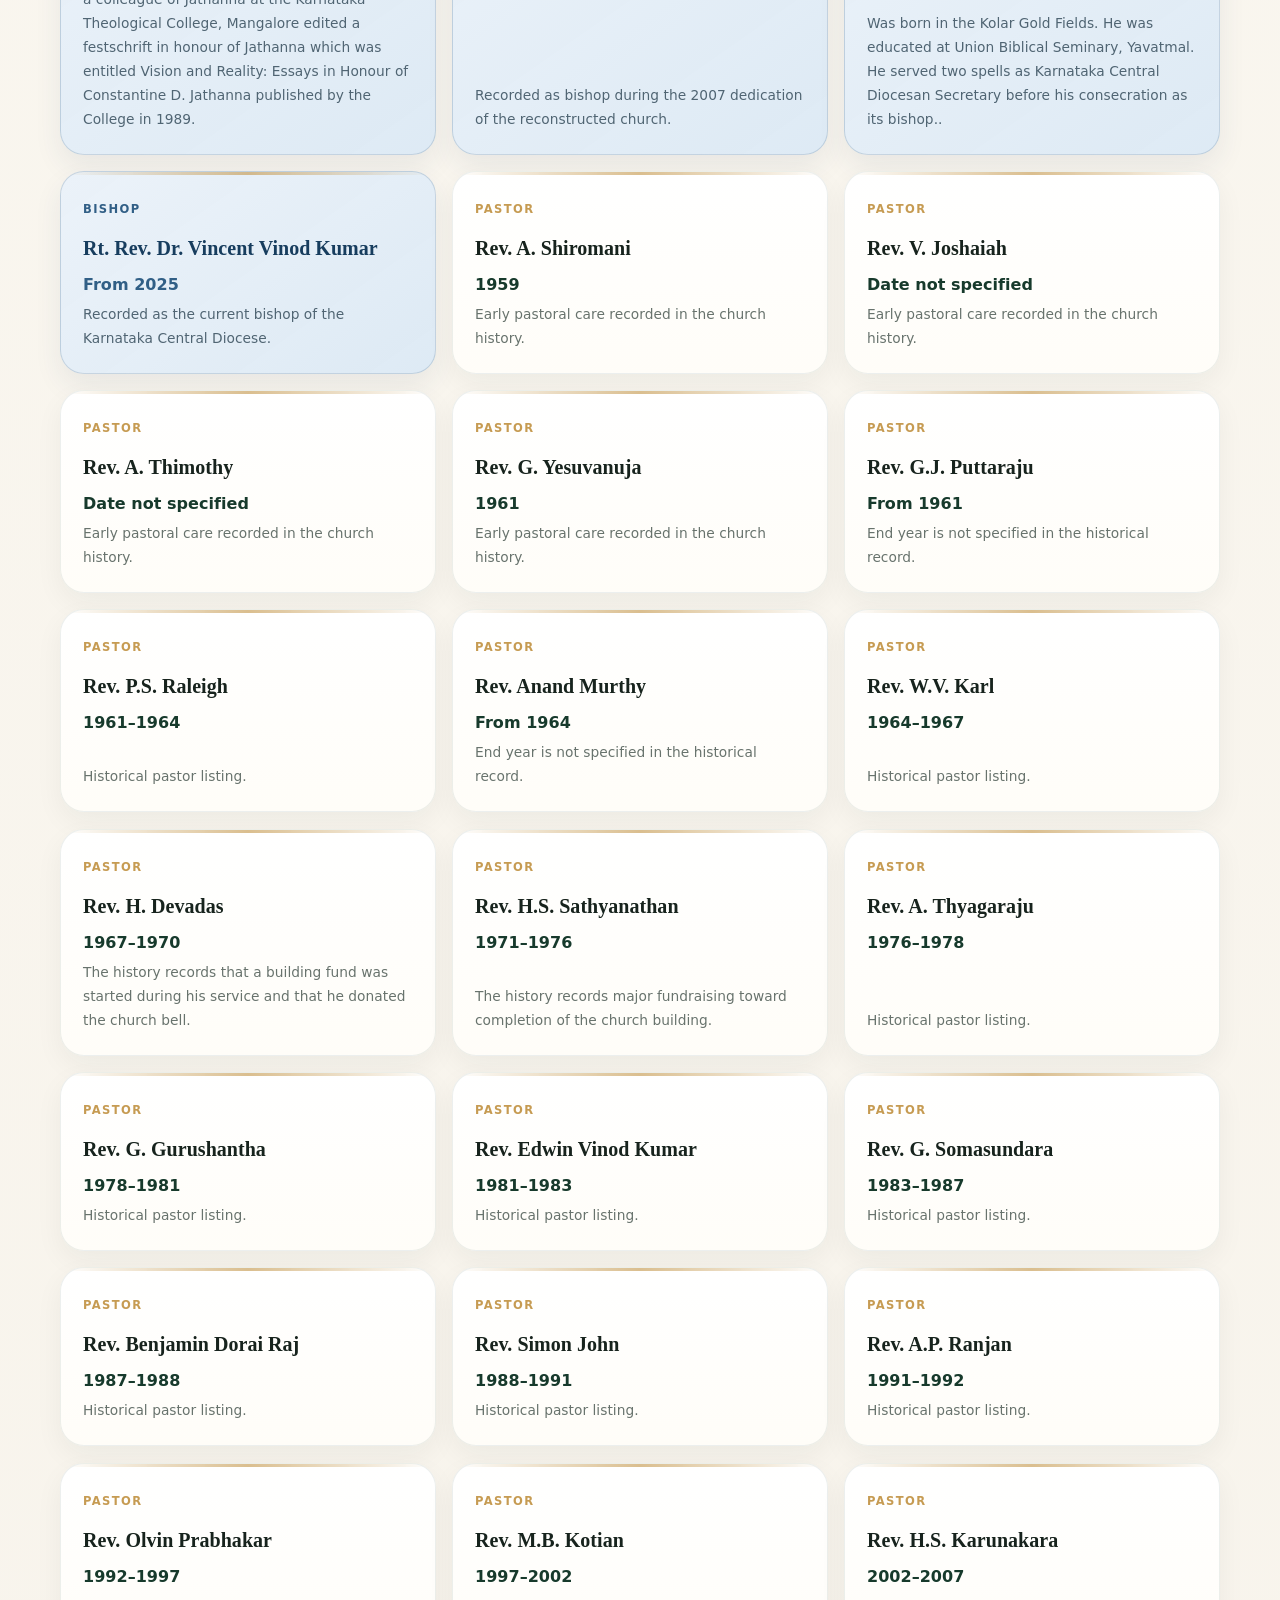
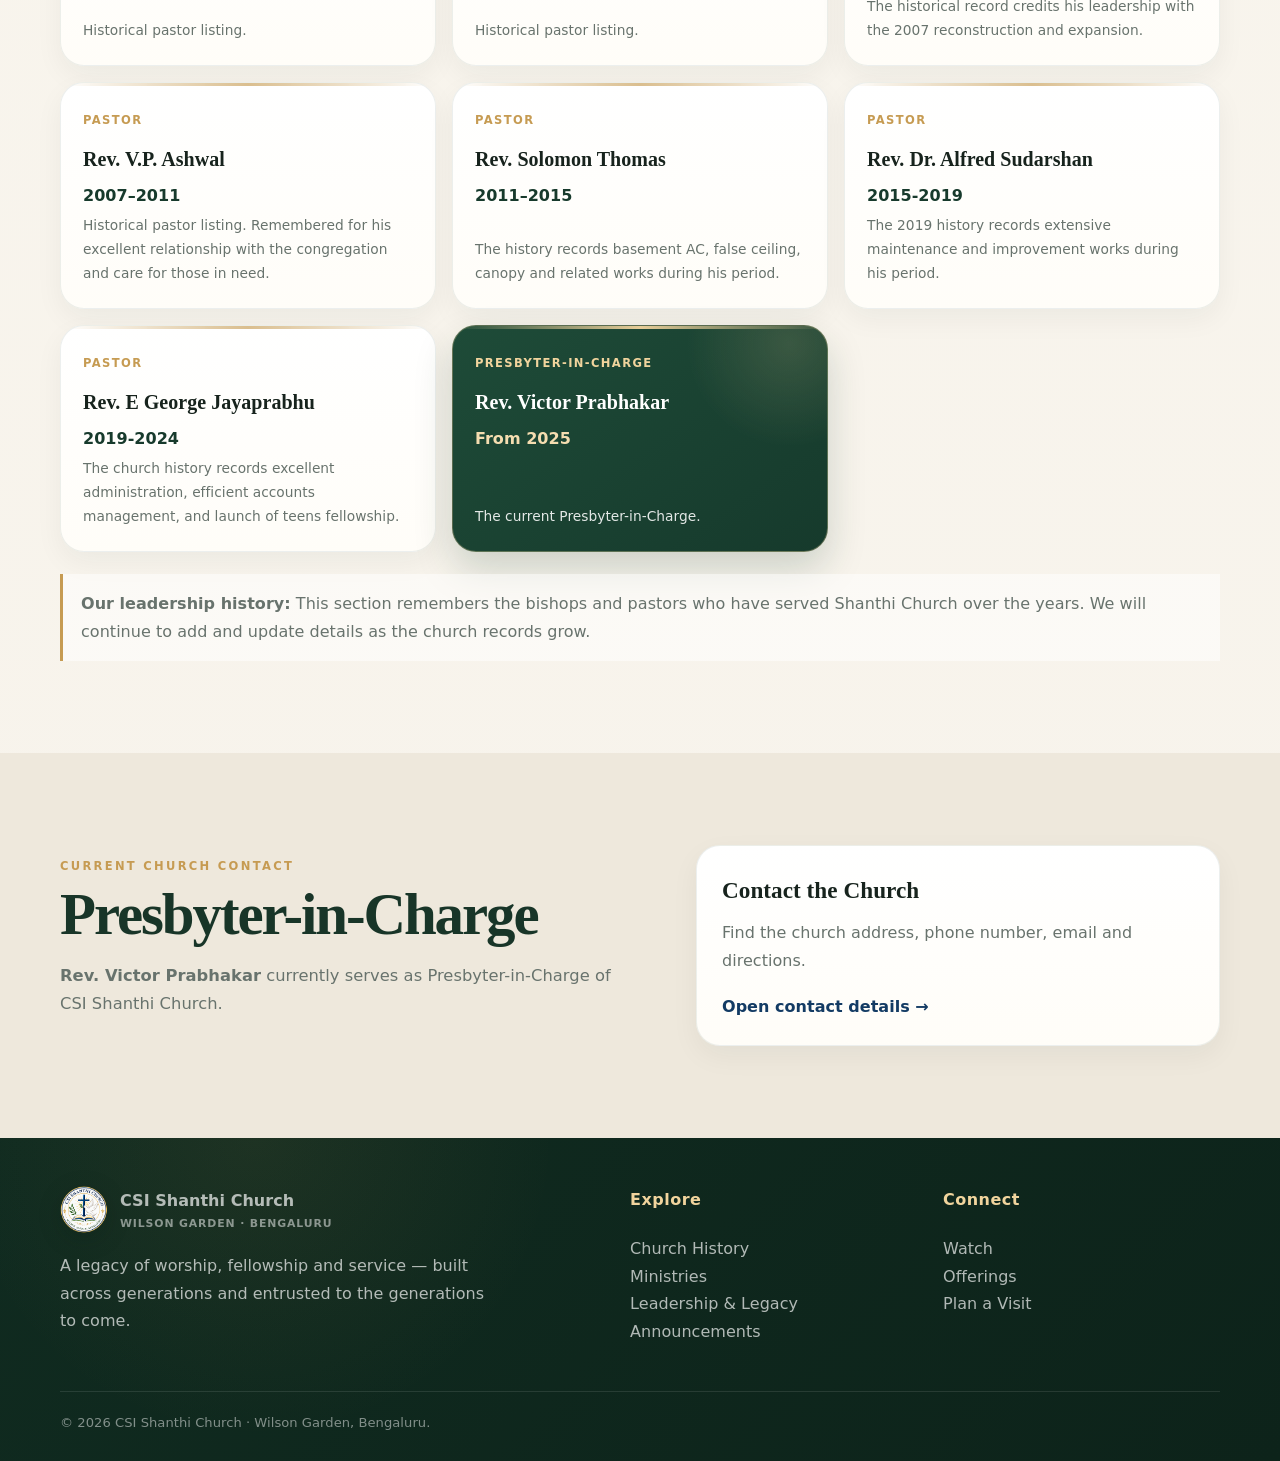
<file: leadership.html>
<!DOCTYPE html>

<html lang="en">
<head>
<meta charset="utf-8"/>
<meta content="width=device-width, initial-scale=1.0" name="viewport"/>
<meta content="#173a2c" name="theme-color"/>
<title>Leadership &amp; Legacy | CSI Shanthi Church</title>
<meta content="CSI Shanthi Church, Wilson Garden, Bengaluru." name="description"/>
<link href="assets/images/logo-official-transparent.png" rel="icon" type="image/png"/>
<link href="assets/images/logo-official-transparent.png" rel="apple-touch-icon"/>
<link href="assets/css/style-v37.css?v=37" rel="stylesheet"/>
<script>
(function(){
  try{
    var lang=localStorage.getItem('shanthi-site-language');
    if(lang==='kn'){
      document.documentElement.lang='kn';
      document.documentElement.classList.add('site-language-kannada-boot');
    }
  }catch(e){}
})();
</script>
</head>
<body>
<header class="site-header">
<div class="container">
<nav>
<a aria-label="CSI Shanthi Church home" class="nav-logo nav-logo-clean" href="index.html">
<img alt="CSI Shanthi Church emblem" src="assets/images/logo-official-transparent.png"/>
</a>
<button aria-label="Open menu" class="menu-btn" id="menuBtn">☰</button>
<div class="nav-links" id="navLinks"><a class="" href="index.html">Home</a><a class="" href="about.html">Church History</a><a class="" href="ministries.html">Ministries</a><a class="active" href="leadership.html">Leadership &amp; Legacy</a><a class="nav-visit" href="connect.html">Connect</a><button aria-label="Switch website to Kannada" class="site-language-switch" id="siteLanguageSwitch" type="button">ಕನ್ನಡ</button></div>
</nav>
</div>
</header>
<main>
<section class="page-hero logo-hero leadership-hero">
<div class="container page-hero-content">
<div class="page-hero-grid">
<div class="hero-copy">
<div class="eyebrow">Leadership &amp; Legacy</div>
<h1>Shepherds through<br/>the years.</h1>
<p>A searchable archive of bishops and pastors who have shaped the life and witness of CSI Shanthi Church.</p>
</div>
<div aria-hidden="true" class="hero-seal-card">
<div class="hero-seal-wrap">
<img alt="" src="assets/images/logo-official-transparent.png"/>
</div>
<p>Remembering the servants who guided the church across generations.</p>
</div>
</div>
</div>
</section>
<section>
<div class="container">
<div class="eyebrow">Historical archive</div>
<h2 class="section-title">Find a bishop or pastor.</h2>
<p class="lead">Search by name, year, title or a recorded contribution. Where the source does not provide a complete date, the website says so rather than guessing.</p>
<div class="archive-toolbar">
<div class="search-box"><input aria-label="Search bishops and pastors" id="leaderSearch" placeholder="Search name, year or contribution…" type="search"/></div>
<div class="filter-buttons">
<button class="filter-btn active" data-filter="all">All</button>
<button class="filter-btn" data-filter="bishop">Bishops</button>
<button class="filter-btn" data-filter="pastor">Pastors</button>
</div>
</div>
<p id="resultCount" style="color:var(--muted);font-size:.88rem"></p>
<div class="archive-grid"><article class="card person-card" data-type="bishop">
<div><span class="person-role">Bishop</span><h3>Rt. Rev. Premaka Gurushantha</h3><div class="person-years">1944–1950</div></div>
<p class="person-note">Recorded as the first Indian Bishop of Mysore Diocese.</p>
</article>
<article class="card person-card" data-type="bishop">
<div><span class="person-role">Bishop</span><h3>Rt. Rev. N.C. Sargant</h3><div class="person-years">1951–1971</div></div>
<p class="person-note">The historical record associates his episcopate with the early development of the church.</p>
</article>
<article class="card person-card" data-type="bishop">
<div><span class="person-role">Bishop</span><h3>Rt. Rev. Kenneth E. Gill</h3><div class="person-years">1972–1980</div></div>
<p class="person-note">Recorded as the bishop who dedicated the new church.</p>
</article>
<article class="card person-card" data-type="bishop">
<div><span class="person-role">Bishop</span><h3>Rt. Rev. C.D. Jathanna</h3><div class="person-years">1983-1993</div></div>
<p class="person-note">Named in the church history. John Sadananda, a colleague of Jathanna at the Karnataka Theological College, Mangalore edited a festschrift in honour of Jathanna which was entitled Vision and Reality: Essays in Honour of Constantine D. Jathanna published by the College in 1989.</p>
</article>
<article class="card person-card" data-type="bishop">
<div><span class="person-role">Bishop</span><h3>Rt. Rev. S. Vasanth Kumar</h3><div class="person-years">1996–2012</div></div>
<p class="person-note">Recorded as bishop during the 2007 dedication of the reconstructed church.</p>
</article>
<article class="card person-card" data-type="bishop">
<div><span class="person-role">Bishop</span><h3>Rt. Rev. P.K. Samuels</h3><div class="person-years">2015-2023</div></div>
<p class="person-note">Was born in the Kolar Gold Fields. He was educated at Union Biblical Seminary, Yavatmal. He served two spells as Karnataka Central Diocesan Secretary before his consecration as its bishop..</p>
</article>
<article class="card person-card" data-type="bishop">
<div><span class="person-role">Bishop</span><h3>Rt. Rev. Dr. Vincent Vinod Kumar</h3><div class="person-years">From 2025</div></div>
<p class="person-note">Recorded as the current bishop of the Karnataka Central Diocese.</p>
</article>
<article class="card person-card" data-type="pastor">
<div><span class="person-role">Pastor</span><h3>Rev. A. Shiromani</h3><div class="person-years">1959</div></div>
<p class="person-note">Early pastoral care recorded in the church history.</p>
</article>
<article class="card person-card" data-type="pastor">
<div><span class="person-role">Pastor</span><h3>Rev. V. Joshaiah</h3><div class="person-years">Date not specified</div></div>
<p class="person-note">Early pastoral care recorded in the church history.</p>
</article>
<article class="card person-card" data-type="pastor">
<div><span class="person-role">Pastor</span><h3>Rev. A. Thimothy</h3><div class="person-years">Date not specified</div></div>
<p class="person-note">Early pastoral care recorded in the church history.</p>
</article>
<article class="card person-card" data-type="pastor">
<div><span class="person-role">Pastor</span><h3>Rev. G. Yesuvanuja</h3><div class="person-years">1961</div></div>
<p class="person-note">Early pastoral care recorded in the church history.</p>
</article>
<article class="card person-card" data-type="pastor">
<div><span class="person-role">Pastor</span><h3>Rev. G.J. Puttaraju</h3><div class="person-years">From 1961</div></div>
<p class="person-note">End year is not specified in the historical record.</p>
</article>
<article class="card person-card" data-type="pastor">
<div><span class="person-role">Pastor</span><h3>Rev. P.S. Raleigh</h3><div class="person-years">1961–1964</div></div>
<p class="person-note">Historical pastor listing.</p>
</article>
<article class="card person-card" data-type="pastor">
<div><span class="person-role">Pastor</span><h3>Rev. Anand Murthy</h3><div class="person-years">From 1964</div></div>
<p class="person-note">End year is not specified in the historical record.</p>
</article>
<article class="card person-card" data-type="pastor">
<div><span class="person-role">Pastor</span><h3>Rev. W.V. Karl</h3><div class="person-years">1964–1967</div></div>
<p class="person-note">Historical pastor listing.</p>
</article>
<article class="card person-card" data-type="pastor">
<div><span class="person-role">Pastor</span><h3>Rev. H. Devadas</h3><div class="person-years">1967–1970</div></div>
<p class="person-note">The history records that a building fund was started during his service and that he donated the church bell.</p>
</article>
<article class="card person-card" data-type="pastor">
<div><span class="person-role">Pastor</span><h3>Rev. H.S. Sathyanathan</h3><div class="person-years">1971–1976</div></div>
<p class="person-note">The history records major fundraising toward completion of the church building.</p>
</article>
<article class="card person-card" data-type="pastor">
<div><span class="person-role">Pastor</span><h3>Rev. A. Thyagaraju</h3><div class="person-years">1976–1978</div></div>
<p class="person-note">Historical pastor listing.</p>
</article>
<article class="card person-card" data-type="pastor">
<div><span class="person-role">Pastor</span><h3>Rev. G. Gurushantha</h3><div class="person-years">1978–1981</div></div>
<p class="person-note">Historical pastor listing.</p>
</article>
<article class="card person-card" data-type="pastor">
<div><span class="person-role">Pastor</span><h3>Rev. Edwin Vinod Kumar</h3><div class="person-years">1981–1983</div></div>
<p class="person-note">Historical pastor listing.</p>
</article>
<article class="card person-card" data-type="pastor">
<div><span class="person-role">Pastor</span><h3>Rev. G. Somasundara</h3><div class="person-years">1983–1987</div></div>
<p class="person-note">Historical pastor listing.</p>
</article>
<article class="card person-card" data-type="pastor">
<div><span class="person-role">Pastor</span><h3>Rev. Benjamin Dorai Raj</h3><div class="person-years">1987–1988</div></div>
<p class="person-note">Historical pastor listing.</p>
</article>
<article class="card person-card" data-type="pastor">
<div><span class="person-role">Pastor</span><h3>Rev. Simon John</h3><div class="person-years">1988–1991</div></div>
<p class="person-note">Historical pastor listing.</p>
</article>
<article class="card person-card" data-type="pastor">
<div><span class="person-role">Pastor</span><h3>Rev. A.P. Ranjan</h3><div class="person-years">1991–1992</div></div>
<p class="person-note">Historical pastor listing.</p>
</article>
<article class="card person-card" data-type="pastor">
<div><span class="person-role">Pastor</span><h3>Rev. Olvin Prabhakar</h3><div class="person-years">1992–1997</div></div>
<p class="person-note">Historical pastor listing.</p>
</article>
<article class="card person-card" data-type="pastor">
<div><span class="person-role">Pastor</span><h3>Rev. M.B. Kotian</h3><div class="person-years">1997–2002</div></div>
<p class="person-note">Historical pastor listing.</p>
</article>
<article class="card person-card" data-type="pastor">
<div><span class="person-role">Pastor</span><h3>Rev. H.S. Karunakara</h3><div class="person-years">2002–2007</div></div>
<p class="person-note">The historical record credits his leadership with the 2007 reconstruction and expansion.</p>
</article>
<article class="card person-card" data-type="pastor">
<div><span class="person-role">Pastor</span><h3>Rev. V.P. Ashwal</h3><div class="person-years">2007–2011</div></div>
<p class="person-note">Historical pastor listing. Remembered for his excellent relationship with the congregation and care for those in need.</p>
</article>
<article class="card person-card" data-type="pastor">
<div><span class="person-role">Pastor</span><h3>Rev. Solomon Thomas</h3><div class="person-years">2011–2015</div></div>
<p class="person-note">The history records basement AC, false ceiling, canopy and related works during his period.</p>
</article>
<article class="card person-card" data-type="pastor">
<div><span class="person-role">Pastor</span><h3>Rev. Dr. Alfred Sudarshan</h3><div class="person-years">2015-2019</div></div>
<p class="person-note">The 2019 history records extensive maintenance and improvement works during his period.</p>
</article>
<article class="card person-card" data-type="pastor">
<div><span class="person-role">Pastor</span><h3>Rev. E George Jayaprabhu </h3><div class="person-years">2019-2024</div></div>
<p class="person-note">The church history records excellent administration, efficient accounts management, and launch of teens fellowship.</p>
</article>
<article class="card person-card is-current-presbyter" data-type="pastor">
<div><span class="person-role">Presbyter-in-Charge</span><h3>Rev. Victor Prabhakar </h3><div class="person-years">From 2025</div></div>
<p class="person-note">The current Presbyter-in-Charge.</p>
</article></div>
<div class="archive-note"><strong>Our leadership history:</strong> This section remembers the bishops and pastors who have served Shanthi Church over the years. We will continue to add and update details as the church records grow.</div>
</div>
</section>
<section style="background:#eee8dc">
<div class="container split">
<div>
<div class="eyebrow">Current church contact</div>
<h2 class="section-title">Presbyter-in-Charge</h2>
<p class="lead"><strong>Rev. Victor Prabhakar</strong> currently serves as Presbyter-in-Charge of CSI Shanthi Church.</p>
</div>
<a class="card link-card" href="connect.html#visit"><h3>Contact the Church</h3><p>Find the church address, phone number, email and directions.</p><span>Open contact details →</span></a>
</div>
</section>
</main>
<footer>
<div class="container">
<div class="footer-grid">
<div>
<a class="brand brand-footer" href="index.html">
<img alt="CSI Shanthi Church emblem" class="footer-logo footer-logo-clean" src="assets/images/logo-official-transparent.png"/>
<span>CSI Shanthi Church<small style="color:rgba(255,255,255,.5)">Wilson Garden · Bengaluru</small></span>
</a>
<p style="max-width:430px;margin-top:18px">A legacy of worship, fellowship and service — built across generations and entrusted to the generations to come.</p>
</div>
<div><h4>Explore</h4><p><a href="about.html">Church History</a><br/><a href="ministries.html">Ministries</a><br/><a href="leadership.html">Leadership &amp; Legacy</a><br/><a href="announcements.html">Announcements</a></p></div>
<div><h4>Connect</h4><p><a href="connect.html#watch">Watch</a><br/><a href="connect.html#offerings">Offerings</a><br/><a href="connect.html#visit">Plan a Visit</a></p></div>
</div>
<div class="footer-bottom">© <span data-year=""></span> CSI Shanthi Church · Wilson Garden, Bengaluru.</div>
</div>
</footer>
<button aria-label="Back to top" class="back-to-top" id="backToTop">↑</button>
<script src="assets/js/main-v38.js?v=38"></script>
<script src="assets/js/animations-v26.js"></script>
<script src="assets/js/leadership.js"></script>
<script src="assets/js/language-v40.js?v=40"></script></body>
</html>
</file>
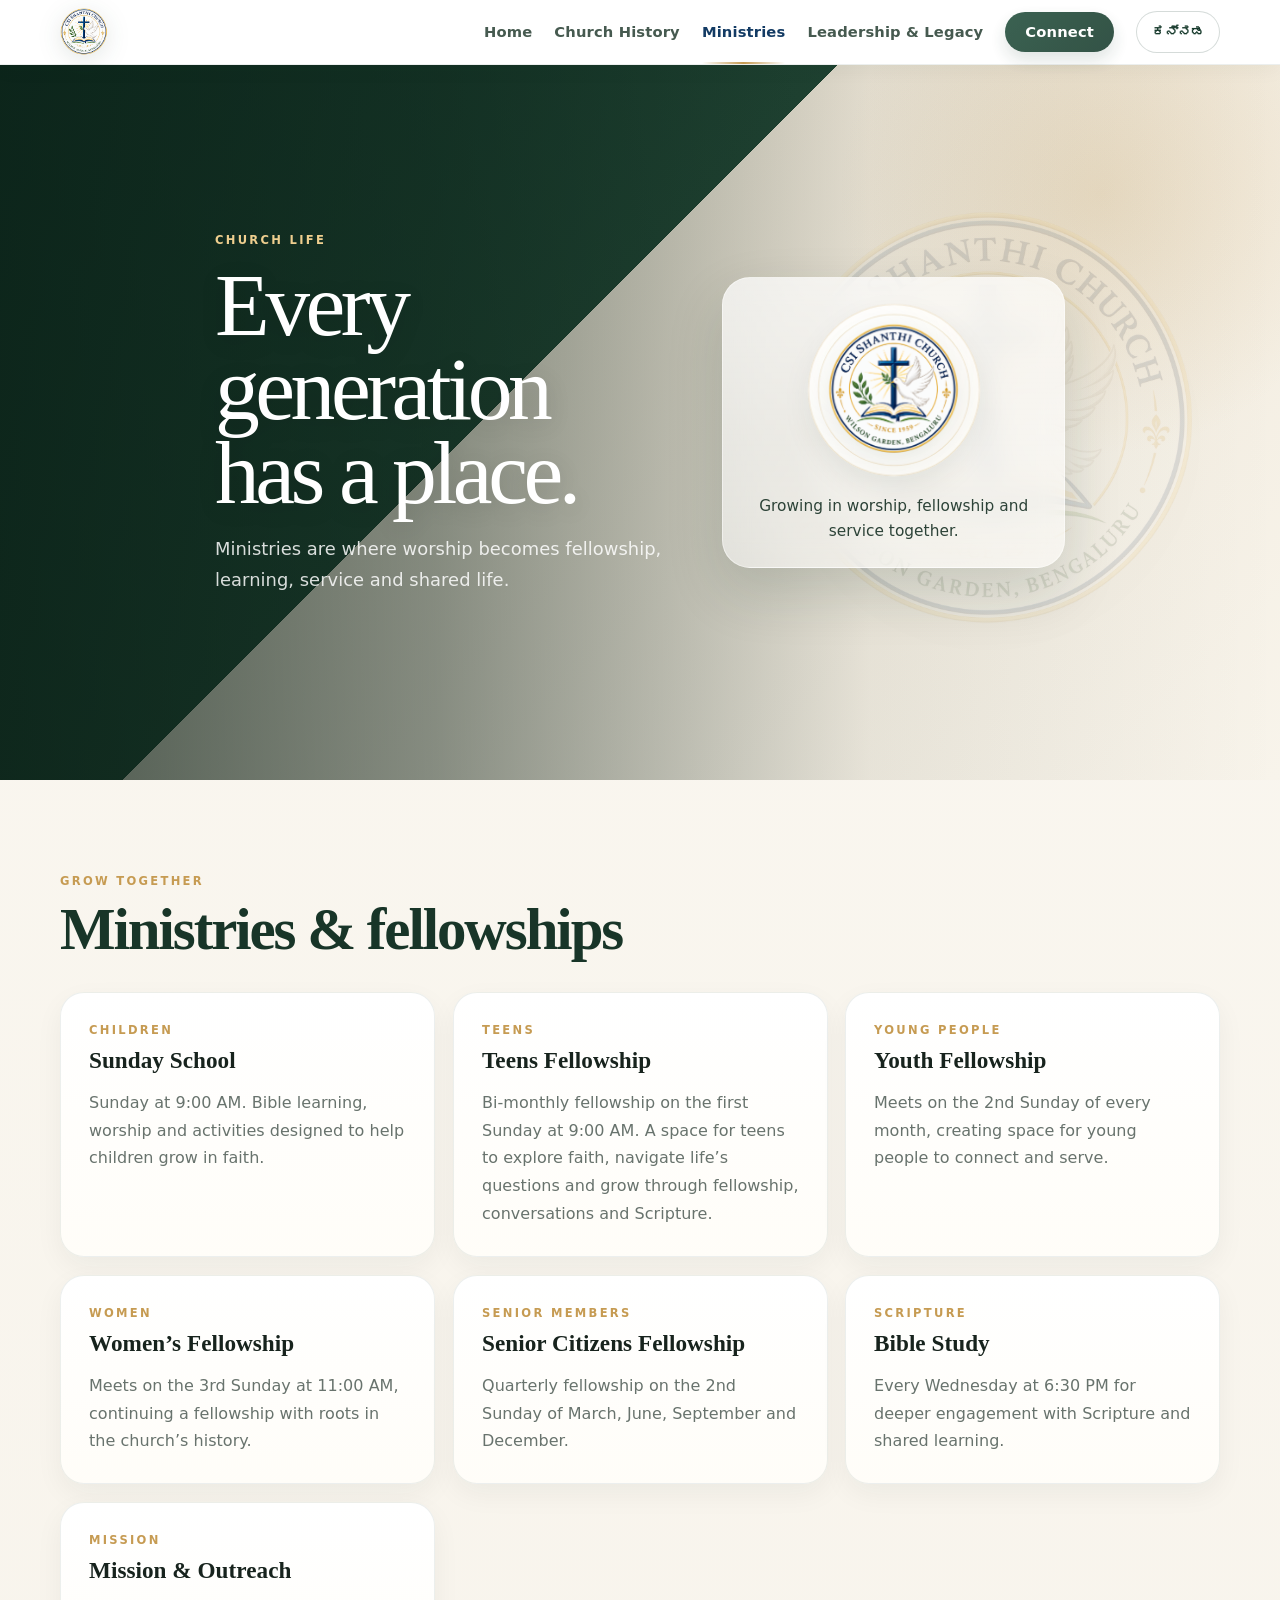
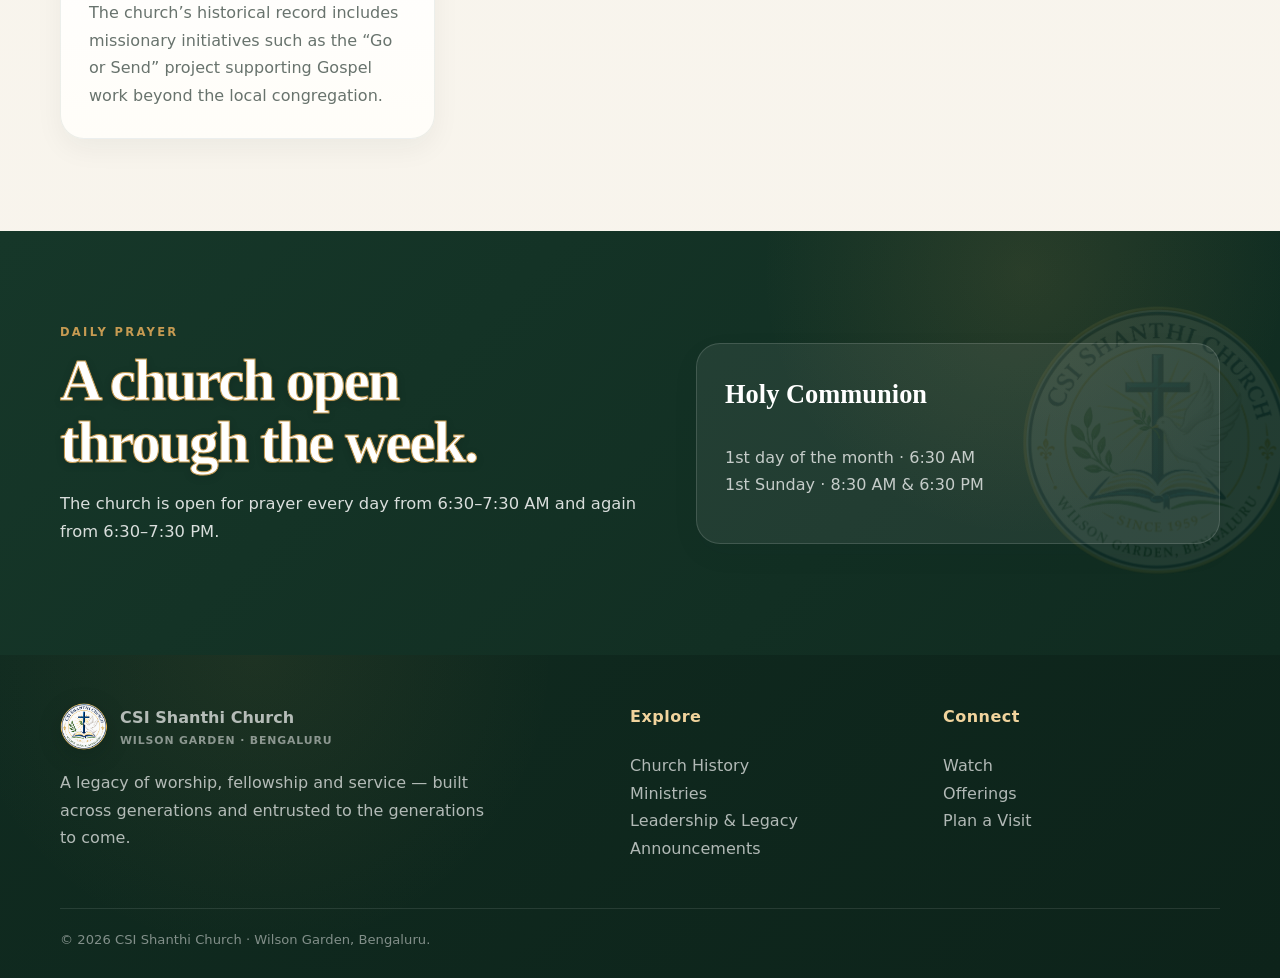
<file: ministries.html>
<!DOCTYPE html>

<html lang="en">
<head>
<meta charset="utf-8"/>
<meta content="width=device-width, initial-scale=1.0" name="viewport"/>
<meta content="#173a2c" name="theme-color"/>
<title>Ministries | CSI Shanthi Church</title>
<meta content="CSI Shanthi Church, Wilson Garden, Bengaluru." name="description"/>
<link href="assets/images/logo-official-transparent.png" rel="icon" type="image/png"/>
<link href="assets/images/logo-official-transparent.png" rel="apple-touch-icon"/>
<link href="assets/css/style-v37.css?v=37" rel="stylesheet"/>
<script>
(function(){
  try{
    var lang=localStorage.getItem('shanthi-site-language');
    if(lang==='kn'){
      document.documentElement.lang='kn';
      document.documentElement.classList.add('site-language-kannada-boot');
    }
  }catch(e){}
})();
</script>
</head>
<body>
<header class="site-header">
<div class="container">
<nav>
<a aria-label="CSI Shanthi Church home" class="nav-logo nav-logo-clean" href="index.html">
<img alt="CSI Shanthi Church emblem" src="assets/images/logo-official-transparent.png"/>
</a>
<button aria-label="Open menu" class="menu-btn" id="menuBtn">☰</button>
<div class="nav-links" id="navLinks"><a class="" href="index.html">Home</a><a class="" href="about.html">Church History</a><a class="active" href="ministries.html">Ministries</a><a class="" href="leadership.html">Leadership &amp; Legacy</a><a class="nav-visit" href="connect.html">Connect</a><button aria-label="Switch website to Kannada" class="site-language-switch" id="siteLanguageSwitch" type="button">ಕನ್ನಡ</button></div>
</nav>
</div>
</header>
<main>
<section class="page-hero logo-hero ministries-hero">
<div class="container page-hero-content">
<div class="page-hero-grid">
<div class="hero-copy">
<div class="eyebrow">Church Life</div>
<h1>Every generation<br/>has a place.</h1>
<p>Ministries are where worship becomes fellowship, learning, service and shared life.</p>
</div>
<div aria-hidden="true" class="hero-seal-card">
<div class="hero-seal-wrap">
<img alt="" src="assets/images/logo-official-transparent.png"/>
</div>
<p>Growing in worship, fellowship and service together.</p>
</div>
</div>
</div>
</section>
<section>
<div class="container">
<div class="eyebrow">Grow together</div>
<h2 class="section-title">Ministries &amp; fellowships</h2>
<div class="ministry-list">
<article class="card ministry-card"><div class="eyebrow">Children</div><h3>Sunday School</h3><p>Sunday at 9:00 AM. Bible learning, worship and activities designed to help children grow in faith.</p></article>
<article class="card ministry-card"><div class="eyebrow">Teens</div><h3>Teens Fellowship</h3><p>Bi-monthly fellowship on the first Sunday at 9:00 AM. A space for teens to explore faith, navigate life’s questions and grow through fellowship, conversations and Scripture.</p></article>
<article class="card ministry-card"><div class="eyebrow">Young people</div><h3>Youth Fellowship</h3><p>Meets on the 2nd Sunday of every month, creating space for young people to connect and serve.</p></article>
<article class="card ministry-card"><div class="eyebrow">Women</div><h3>Women’s Fellowship</h3><p>Meets on the 3rd Sunday at 11:00 AM, continuing a fellowship with roots in the church’s history.</p></article>
<article class="card ministry-card"><div class="eyebrow">Senior members</div><h3>Senior Citizens Fellowship</h3><p>Quarterly fellowship on the 2nd Sunday of March, June, September and December.</p></article>
<article class="card ministry-card"><div class="eyebrow">Scripture</div><h3>Bible Study</h3><p>Every Wednesday at 6:30 PM for deeper engagement with Scripture and shared learning.</p></article>
<article class="card ministry-card"><div class="eyebrow">Mission</div><h3>Mission &amp; Outreach</h3><p>The church’s historical record includes missionary initiatives such as the “Go or Send” project supporting Gospel work beyond the local congregation.</p></article>
</div>
</div>
</section>
<section class="band band-logo">
<div class="container split">
<div>
<div class="eyebrow">Daily prayer</div>
<h2 class="section-title" style="
  color:#fff;
  -webkit-text-fill-color:#fff;
  -webkit-text-stroke:1px #c69b52;
  text-shadow:0 0 1px #c69b52, 0 2px 8px rgba(0,0,0,.18);
">
  A church open through the week.
</h2>
<p class="lead">The church is open for prayer every day from 6:30–7:30 AM and again from 6:30–7:30 PM.</p>
</div>
<div class="card" style="padding:28px;background:rgba(255,255,255,.07);border-color:rgba(255,255,255,.14);color:white">
<h3 style="font-size:1.65rem;margin-top:0">Holy Communion</h3>
<p style="color:rgba(255,255,255,.74)">1st day of the month · 6:30 AM<br/>1st Sunday · 8:30 AM &amp; 6:30 PM</p>
</div>
</div>
</section>
</main>
<footer>
<div class="container">
<div class="footer-grid">
<div>
<a class="brand brand-footer" href="index.html">
<img alt="CSI Shanthi Church emblem" class="footer-logo footer-logo-clean" src="assets/images/logo-official-transparent.png"/>
<span>CSI Shanthi Church<small style="color:rgba(255,255,255,.5)">Wilson Garden · Bengaluru</small></span>
</a>
<p style="max-width:430px;margin-top:18px">A legacy of worship, fellowship and service — built across generations and entrusted to the generations to come.</p>
</div>
<div><h4>Explore</h4><p><a href="about.html">Church History</a><br/><a href="ministries.html">Ministries</a><br/><a href="leadership.html">Leadership &amp; Legacy</a><br/><a href="announcements.html">Announcements</a></p></div>
<div><h4>Connect</h4><p><a href="connect.html#watch">Watch</a><br/><a href="connect.html#offerings">Offerings</a><br/><a href="connect.html#visit">Plan a Visit</a></p></div>
</div>
<div class="footer-bottom">© <span data-year=""></span> CSI Shanthi Church · Wilson Garden, Bengaluru.</div>
</div>
</footer>
<button aria-label="Back to top" class="back-to-top" id="backToTop">↑</button>
<script src="assets/js/main-v38.js?v=38"></script>
<script src="assets/js/animations-v26.js"></script>
<script src="assets/js/language-v40.js?v=40"></script></body>
</html>
</file>
<file: assets/css/style-v37.css>
:root{
  --green:#173a2c;
  --green-2:#285843;
  --cream:#f7f4ec;
  --paper:#fffdf8;
  --ink:#17231d;
  --muted:#69746d;
  --gold:#c49a52;
  --gold-soft:#ead8b6;
  --line:#e5dfd3;
  --white:#fff;
  --shadow:0 20px 55px rgba(17,44,32,.10);
  --radius:24px;
}
*{box-sizing:border-box}
html{scroll-behavior:smooth}
body{
  margin:0;
  background:var(--cream);
  color:var(--ink);
  font-family:Inter,ui-sans-serif,system-ui,-apple-system,BlinkMacSystemFont,"Segoe UI",sans-serif;
  line-height:1.65;
}
img{max-width:100%;display:block}
a{color:inherit;text-decoration:none}
button,input{font:inherit}
.container{width:min(1160px,calc(100% - 40px));margin:auto}
.eyebrow{font-size:.74rem;text-transform:uppercase;letter-spacing:.18em;color:var(--gold);font-weight:850}
h1,h2,h3,.serif{font-family:Georgia,"Times New Roman",serif}
.section-title{font-size:clamp(2.15rem,5vw,4.25rem);line-height:1.02;letter-spacing:-.035em;margin:.45rem 0 1rem}
.lead{font-size:1.08rem;color:var(--muted);max-width:760px}
.btn{display:inline-flex;align-items:center;justify-content:center;gap:9px;min-height:50px;padding:0 20px;border-radius:999px;font-weight:800;border:1px solid transparent;transition:.2s ease}
.btn:hover{transform:translateY(-2px)}
.btn-primary{background:var(--green);color:#fff}
.btn-gold{background:#efd5a1;color:var(--green)}
.btn-outline{border-color:rgba(24,57,44,.18);background:rgba(255,255,255,.55)}
section{padding:92px 0}
.card{background:var(--paper);border:1px solid var(--line);border-radius:22px;box-shadow:0 12px 35px rgba(17,44,32,.05)}
.site-header{
  position:sticky;top:0;z-index:100;
  background:rgba(247,244,236,.91);
  backdrop-filter:blur(16px);
  border-bottom:1px solid rgba(24,57,44,.08);
}
nav{height:76px;display:flex;align-items:center;justify-content:space-between;gap:24px}
.brand{display:flex;align-items:center;gap:12px;font-weight:850;min-width:220px}
.brand-mark{width:42px;height:42px;border-radius:50%;display:grid;place-items:center;background:var(--green);color:#f3d8a2;font-family:Georgia,serif;font-size:1.3rem}
.brand small{display:block;color:var(--muted);font-size:.68rem;letter-spacing:.08em;text-transform:uppercase;font-weight:700}
.nav-links{display:flex;align-items:center;gap:21px;font-size:.9rem;font-weight:750}
.nav-links a{opacity:.8;position:relative}
.nav-links a:hover,.nav-links a.active{opacity:1;color:var(--green)}
.nav-links a.active:after{content:"";position:absolute;left:0;right:0;bottom:-10px;height:2px;background:var(--gold)}
.nav-visit{padding:10px 15px;border-radius:999px;background:var(--green);color:white!important}
.nav-visit.active:after{display:none}
.menu-btn{display:none;border:0;background:none;color:var(--green);font-size:1.55rem}
.page-hero{
  position:relative;overflow:hidden;color:white;background:var(--green);
  min-height:410px;display:grid;align-items:end;
}
.page-hero.has-image{min-height:520px}
.page-hero img{position:absolute;inset:0;width:100%;height:100%;object-fit:cover}
.page-hero:after{content:"";position:absolute;inset:0;background:linear-gradient(90deg,rgba(10,30,21,.87),rgba(10,30,21,.55) 48%,rgba(10,30,21,.16)),linear-gradient(0deg,rgba(10,30,21,.6),transparent 55%)}
.page-hero-content{position:relative;z-index:2;padding:85px 0 62px;max-width:850px}
.page-hero h1{font-size:clamp(3rem,7vw,6.3rem);line-height:.94;letter-spacing:-.05em;margin:12px 0 20px;font-weight:500}
.page-hero p{font-size:1.12rem;max-width:720px;color:rgba(255,255,255,.84)}
.hero-home{min-height:calc(100svh - 76px)}
.hero-home .page-hero-content{padding-bottom:68px}
.hero-actions{display:flex;flex-wrap:wrap;gap:12px;margin-top:28px}
.hero-stats{display:grid;grid-template-columns:repeat(3,1fr);margin-top:44px;border:1px solid rgba(255,255,255,.16);border-radius:18px;overflow:hidden;background:rgba(255,255,255,.09)}
.hero-stats div{padding:17px 19px;background:rgba(10,30,21,.35)}
.hero-stats strong{display:block;color:#f1d49d;font-family:Georgia,serif;font-size:1.18rem}
.hero-stats span{
  font-size:1rem;
  color:#fff;
  font-family:Inter,system-ui,-apple-system,BlinkMacSystemFont,"Segoe UI",sans-serif;
  font-weight:900;
  line-height:1.45;
  letter-spacing:.01em;
  text-shadow:0 1px 4px rgba(0,0,0,.28);
}
.split{display:grid;grid-template-columns:1.05fr .95fr;gap:56px;align-items:center}
.image-panel{border-radius:28px;overflow:hidden;box-shadow:var(--shadow);min-height:500px;position:relative;background:#ddd}
.image-panel img{position:absolute;inset:0;width:100%;height:100%;object-fit:cover}
.quote-card{position:absolute;left:24px;right:24px;bottom:24px;background:rgba(255,253,248,.94);backdrop-filter:blur(12px);border-radius:18px;padding:20px;border:1px solid rgba(255,255,255,.5)}
.quote-card p{font-family:Georgia,serif;font-size:1.12rem;margin:0 0 6px}
.quote-card small{color:var(--green);font-weight:850}
.grid-3{display:grid;grid-template-columns:repeat(3,1fr);gap:18px}
.grid-2{display:grid;grid-template-columns:repeat(2,1fr);gap:20px}
.feature{padding:27px}
.feature .icon{width:48px;height:48px;border-radius:15px;background:#eee7d8;display:grid;place-items:center;margin-bottom:20px}
.feature h3{margin:0 0 8px;font-size:1.35rem}
.feature p{margin:0;color:var(--muted);font-size:.94rem}
.band{background:var(--green);color:white}
.band .lead{color:rgba(255,255,255,.72)}
.schedule-grid{display:grid;grid-template-columns:repeat(4,1fr);gap:14px;margin-top:34px}
.service-card{padding:22px;border-radius:18px;border:1px solid rgba(255,255,255,.13);background:rgba(255,255,255,.055);min-height:170px;display:flex;flex-direction:column;justify-content:space-between}
.service-card .day{font-size:.73rem;text-transform:uppercase;letter-spacing:.13em;color:#e7c98e;font-weight:850}
.service-card h3{font-size:1.35rem;line-height:1.17;margin:13px 0}
.service-card p{margin:0;color:rgba(255,255,255,.73);font-size:.9rem}
.link-card{display:block;padding:25px;transition:.2s}
.link-card:hover{transform:translateY(-4px);box-shadow:var(--shadow)}
.link-card h3{font-size:1.45rem;margin:0 0 8px}
.link-card p{color:var(--muted);margin:0 0 18px}
.link-card span{font-weight:850;color:var(--green)}
.timeline{display:grid;grid-template-columns:repeat(4,1fr);border-top:1px solid #cbbfa9;margin-top:40px}
.timeline-item{padding:27px 24px 0 0;position:relative}
.timeline-item:before{content:"";position:absolute;top:-7px;left:0;width:13px;height:13px;border-radius:50%;background:var(--green);box-shadow:0 0 0 5px var(--cream)}
.timeline-item .year{font-size:.8rem;letter-spacing:.09em;color:var(--green);font-weight:900}
.timeline-item h3{font-size:1.3rem;margin:8px 0}
.timeline-item p{color:var(--muted);font-size:.91rem;margin:0}
.archive-toolbar{display:flex;gap:12px;align-items:center;justify-content:space-between;margin:30px 0 22px}
.search-box{flex:1;position:relative}
.search-box input{width:100%;border:1px solid var(--line);background:var(--paper);border-radius:999px;padding:14px 18px 14px 44px;color:var(--ink);outline:none}
.search-box:before{content:"⌕";position:absolute;left:17px;top:9px;color:var(--muted);font-size:1.3rem}
.filter-buttons{display:flex;gap:8px;flex-wrap:wrap}
.filter-btn{border:1px solid var(--line);background:var(--paper);border-radius:999px;padding:11px 15px;font-weight:800;color:var(--muted);cursor:pointer}
.filter-btn.active{background:var(--green);color:white;border-color:var(--green)}
.archive-grid{display:grid;grid-template-columns:repeat(3,1fr);gap:16px}
.person-card{padding:22px;min-height:172px;display:flex;flex-direction:column;justify-content:space-between}
.person-card.hidden{display:none}
.person-role{font-size:.72rem;text-transform:uppercase;letter-spacing:.12em;color:var(--gold);font-weight:900}
.person-card h3{margin:9px 0 6px;font-size:1.25rem}
.person-years{font-weight:850;color:var(--green)}
.person-note{font-size:.86rem;color:var(--muted);margin:5px 0 0}
.archive-note{margin-top:22px;padding:16px 18px;border-left:3px solid var(--gold);background:rgba(255,255,255,.5);color:var(--muted)}
.ministry-list{display:grid;grid-template-columns:repeat(3,1fr);gap:18px;margin-top:32px}
.ministry-card{padding:28px}
.ministry-card h3{font-size:1.45rem;margin:0 0 8px}
.ministry-card p{color:var(--muted);margin:0}
.connect-grid{display:grid;grid-template-columns:1.05fr .95fr;gap:38px;align-items:start}
.youtube-card{position:relative;min-height:430px;border-radius:25px;overflow:hidden;background:#111;display:block}
.youtube-card img{position:absolute;inset:0;width:100%;height:100%;object-fit:cover;opacity:.78}
.youtube-card:after{content:"";position:absolute;inset:0;background:linear-gradient(0deg,rgba(0,0,0,.83),transparent 70%)}
.youtube-content{position:absolute;z-index:2;left:28px;right:28px;bottom:26px;color:white}
.youtube-content h3{font-size:2rem;margin:6px 0}
.play{position:absolute;z-index:3;left:50%;top:47%;transform:translate(-50%,-50%);width:72px;height:72px;border-radius:50%;display:grid;place-items:center;background:white;color:var(--green);font-size:1.55rem;box-shadow:0 12px 30px rgba(0,0,0,.25);padding-left:4px}
.offering-card{padding:28px}
.qr-shell{width:min(100%,330px);margin:18px auto;background:white;padding:15px;border-radius:25px;border:1px solid var(--line);box-shadow:0 18px 40px rgba(17,44,32,.08)}
.qr-shell img{width:100%;aspect-ratio:1;object-fit:contain}
.upi-box{background:rgba(24,57,44,.06);border:1px solid rgba(24,57,44,.1);padding:14px 16px;border-radius:16px}
.upi-box small{display:block;color:var(--muted);text-transform:uppercase;letter-spacing:.12em;font-weight:800;font-size:.72rem}
.upi-box strong{word-break:break-all;color:var(--green)}
.contact-list{margin-top:24px}
.contact-row{padding:16px 0;border-bottom:1px solid var(--line)}
.contact-row:last-child{border-bottom:0}
.contact-row small{display:block;color:var(--muted);margin-bottom:3px}
.cta-panel{padding:32px;background:var(--green);color:white;border-radius:25px}
.cta-panel p{color:rgba(255,255,255,.72)}
footer{background:#10281f;color:white;padding:48px 0 26px}
.footer-grid{display:grid;grid-template-columns:1.35fr repeat(2,.7fr);gap:36px}
footer p,footer a{color:rgba(255,255,255,.68)}
footer h4{margin-top:0;color:#f1d49d}
.footer-bottom{border-top:1px solid rgba(255,255,255,.1);margin-top:30px;padding-top:20px;color:rgba(255,255,255,.48);font-size:.82rem}
.back-to-top{position:fixed;right:20px;bottom:20px;z-index:90;width:48px;height:48px;border:0;border-radius:50%;background:var(--green);color:white;box-shadow:0 12px 30px rgba(16,40,31,.25);cursor:pointer;opacity:0;visibility:hidden;transform:translateY(8px);transition:.2s}
.back-to-top.show{opacity:1;visibility:visible;transform:translateY(0)}

.identity-masthead{background:radial-gradient(circle at 78% 0%,rgba(196,154,82,.12),transparent 28%),linear-gradient(180deg,#fffdf8,#f5f0e5);border-bottom:1px solid rgba(23,58,44,.10)}
.identity-inner{min-height:155px;display:grid;grid-template-columns:118px 1fr auto;align-items:center;gap:26px;padding:18px 0}
.identity-logo{width:112px;height:112px;filter:drop-shadow(0 8px 18px rgba(23,58,44,.12))}
.identity-title .church-name{margin:0;color:#153b65;font-family:Georgia,"Times New Roman",serif;font-size:clamp(2.35rem,4.2vw,4.7rem);line-height:.92;letter-spacing:.015em;font-weight:700;text-transform:uppercase;text-shadow:0 2px 0 rgba(255,255,255,.6)}
.identity-title .location-line{display:flex;align-items:center;gap:13px;margin-top:12px;color:var(--green);font-size:.78rem;letter-spacing:.28em;text-transform:uppercase;font-weight:850}
.identity-title .location-line:before,.identity-title .location-line:after{content:"";height:1px;width:58px;background:linear-gradient(90deg,transparent,var(--gold))}
.identity-title .location-line:after{background:linear-gradient(90deg,var(--gold),transparent)}
.identity-motto{max-width:240px;text-align:right;color:#41594d;font-family:Georgia,"Times New Roman",serif;font-style:italic;font-size:1.02rem;line-height:1.5}
.identity-motto strong{display:block;margin-top:6px;color:var(--gold);font-family:Inter,system-ui,sans-serif;font-style:normal;font-size:.69rem;letter-spacing:.12em;text-transform:uppercase}
.daily-word{position:relative;overflow:hidden;background:radial-gradient(circle at 86% 20%,rgba(196,154,82,.16),transparent 27%),linear-gradient(135deg,#fffdf8 0%,#f3eddf 100%)}
.daily-word-grid{position:relative;z-index:2;display:grid;grid-template-columns:.8fr 1.2fr;gap:52px;align-items:center}
.daily-date{display:inline-flex;align-items:center;gap:9px;padding:8px 12px;border-radius:999px;background:rgba(23,58,44,.06);color:var(--green);font-size:.78rem;font-weight:800}
.daily-icon{width:66px;height:66px;border-radius:22px;background:var(--green);color:#f1d49d;display:grid;place-items:center;font-size:1.85rem;box-shadow:0 14px 34px rgba(23,58,44,.14);margin-bottom:20px}
.daily-passage-card{position:relative;padding:34px 36px;border-radius:28px;background:rgba(255,255,255,.88);border:1px solid rgba(23,58,44,.10);box-shadow:var(--shadow);backdrop-filter:blur(10px)}
.daily-passage-card:before{content:"“";position:absolute;top:-4px;left:20px;color:rgba(196,154,82,.25);font-family:Georgia,serif;font-size:7rem;line-height:1}
.daily-theme{position:relative;z-index:1;color:var(--gold);font-size:.72rem;letter-spacing:.14em;text-transform:uppercase;font-weight:900}
.daily-text{position:relative;z-index:1;margin:12px 0 18px;color:#263a31;font-family:Georgia,"Times New Roman",serif;font-size:clamp(1.2rem,2.2vw,1.65rem);line-height:1.62}
.daily-reference{display:flex;justify-content:space-between;gap:14px;align-items:end;padding-top:16px;border-top:1px solid var(--line)}
.daily-reference strong{color:var(--green);font-size:1rem}.daily-reference span{color:var(--muted);font-size:.77rem;text-align:right}.daily-refresh-note{margin-top:13px;color:var(--muted);font-size:.79rem}


.daily-controls{display:flex;align-items:center;gap:12px;flex-wrap:wrap;margin-top:14px}
.language-toggle{display:inline-flex;padding:4px;border-radius:999px;background:rgba(23,58,44,.07);border:1px solid rgba(23,58,44,.10)}
.language-btn{border:0;background:transparent;color:var(--muted);padding:8px 14px;border-radius:999px;font-weight:850;cursor:pointer}
.language-btn.active{background:var(--green);color:white;box-shadow:0 5px 14px rgba(23,58,44,.14)}
.daily-text.kn{font-family:"Noto Sans Kannada","Tunga","Nirmala UI",system-ui,sans-serif;line-height:1.8}


.daily-source-note{
  margin-top:14px;padding-top:12px;border-top:1px dashed var(--line);
  color:var(--muted);font-size:.7rem;line-height:1.5
}
.daily-loading{opacity:.66}
.daily-error{
  padding:13px 15px;border-radius:14px;background:rgba(150,70,40,.07);
  border:1px solid rgba(150,70,40,.14);color:#7a4a36;
  font-family:Inter,system-ui,sans-serif;font-size:.92rem
}

@media(max-width:980px){
  .nav-links{display:none;position:absolute;top:76px;left:18px;right:18px;flex-direction:column;align-items:stretch;background:var(--paper);border:1px solid var(--line);border-radius:18px;padding:16px;box-shadow:var(--shadow)}
  .nav-links.open{display:flex}
  .nav-links a{padding:8px 6px}.nav-links a.active:after{display:none}
  .menu-btn{display:block}
  .split,.connect-grid{grid-template-columns:1fr}
  .identity-inner{grid-template-columns:92px 1fr;min-height:132px}
  .identity-logo{width:88px;height:88px}
  .identity-motto{display:none}
  .daily-word-grid{grid-template-columns:1fr;gap:28px}
  .grid-3,.ministry-list,.archive-grid{grid-template-columns:repeat(2,1fr)}
  .schedule-grid{grid-template-columns:repeat(2,1fr)}
  .timeline{grid-template-columns:repeat(2,1fr);border-top:0;gap:24px}
  .timeline-item{border-top:1px solid #cbbfa9}
}
@media(max-width:650px){
  .container{width:min(100% - 28px,1160px)}
  section{padding:70px 0}
  nav{height:68px}.nav-links{top:68px;left:12px;right:12px}
  .brand{font-size:.92rem;min-width:0}.brand-mark{width:38px;height:38px}.brand small{font-size:.62rem}
  .identity-inner{grid-template-columns:64px 1fr;gap:14px;min-height:108px;padding:12px 0}
  .identity-logo{width:62px;height:62px}
  .identity-title .church-name{font-size:clamp(1.65rem,8.5vw,2.5rem);line-height:.96}
  .identity-title .location-line{font-size:.57rem;letter-spacing:.13em;gap:7px;margin-top:8px}
  .identity-title .location-line:before,.identity-title .location-line:after{width:18px}
  .daily-passage-card{padding:27px 22px;border-radius:22px}
  .daily-reference{align-items:flex-start;flex-direction:column}
  .daily-reference span{text-align:left}
  .page-hero.has-image{min-height:82svh}.hero-home{min-height:calc(100svh - 68px)}
  .page-hero-content{padding:72px 0 42px}.page-hero h1{font-size:clamp(3rem,15vw,4.7rem)}
  .hero-actions{display:grid}.hero-actions .btn{width:100%}
  .hero-stats{grid-template-columns:1fr}
  .grid-3,.grid-2,.ministry-list,.archive-grid,.schedule-grid,.timeline,.footer-grid{grid-template-columns:1fr}
  .image-panel{min-height:430px}
  .archive-toolbar{align-items:stretch;flex-direction:column}
  .filter-buttons{display:grid;grid-template-columns:repeat(3,1fr)}
  .filter-btn{padding:10px 8px;font-size:.82rem}
  .youtube-card{min-height:360px}
  .back-to-top{right:13px;bottom:13px;width:46px;height:46px}
}



/* ===== Premium branding & decluttered header refresh ===== */
body{line-height:1.72}
.lead{font-size:1.02rem;max-width:720px}
.section-title{font-size:clamp(2rem,4.6vw,4rem);line-height:1.05}
.site-top{
  background:
    radial-gradient(circle at 86% 10%,rgba(196,154,82,.14),transparent 26%),
    linear-gradient(180deg,#fffdf8 0%,#f6f0e3 100%);
  border-bottom:1px solid rgba(23,58,44,.08);
}
.branding-shell{
  display:grid;
  grid-template-columns:auto 1fr auto;
  gap:24px;
  align-items:center;
  min-height:126px;
  padding:16px 0;
}
.branding-logo{
  width:92px;height:92px;
  display:grid;place-items:center;
  border-radius:28px;
  background:rgba(255,255,255,.7);
  box-shadow:0 16px 36px rgba(17,44,32,.08);
  border:1px solid rgba(23,58,44,.08);
}
.branding-logo img{width:78px;height:78px;display:block}
.brand-kicker{
  color:var(--gold);
  font-size:.74rem;
  text-transform:uppercase;
  letter-spacing:.22em;
  font-weight:900;
  margin-bottom:6px;
}
.brand-title{
  color:#153b65;
  font-family:Georgia,"Times New Roman",serif;
  font-size:clamp(2.15rem,4.5vw,4.15rem);
  line-height:.96;
  font-weight:700;
  letter-spacing:.02em;
  text-transform:uppercase;
}
.brand-sub{
  margin-top:10px;
  color:var(--green);
  font-size:.82rem;
  letter-spacing:.22em;
  text-transform:uppercase;
  font-weight:850;
}
.branding-meta{
  display:flex;
  flex-direction:column;
  align-items:flex-end;
  gap:10px;
}
.meta-pill{
  display:inline-flex;
  align-items:center;
  justify-content:center;
  padding:10px 14px;
  border-radius:999px;
  background:rgba(255,255,255,.82);
  border:1px solid rgba(23,58,44,.10);
  color:#47594f;
  font-size:.78rem;
  font-weight:800;
  box-shadow:0 10px 20px rgba(17,44,32,.04);
  white-space:nowrap;
}
.site-header{
  position:sticky;top:0;z-index:100;
  background:rgba(255,253,248,.92);
  backdrop-filter:blur(18px);
  border-bottom:1px solid rgba(23,58,44,.08);
}
nav{
  height:64px;
  display:flex;
  align-items:center;
  justify-content:space-between;
  gap:20px;
}
.nav-logo{
  width:42px;height:42px;
  display:grid;place-items:center;
  border-radius:14px;
  background:rgba(23,58,44,.05);
  border:1px solid rgba(23,58,44,.08);
  flex:0 0 auto;
}
.nav-logo img{width:30px;height:30px;display:block}
.nav-links{gap:24px;font-size:.9rem}
.nav-links a{
  opacity:.88;
  padding:6px 0;
}
.nav-links a.active:after{bottom:-13px}
.nav-visit{
  padding:10px 16px;
  border-radius:999px;
  background:var(--green);
  color:white!important;
}
.hero-home .page-hero-content{max-width:820px}
.hero-stats{
  grid-template-columns:repeat(3,minmax(0,1fr));
  gap:0;
  background:rgba(255,255,255,.08);
}
.hero-stats div{padding:17px 18px}
.card{
  border-radius:24px;
  box-shadow:0 12px 28px rgba(17,44,32,.05);
}
.link-card,.person-card,.ministry-card,.offering-card,.cta-panel{border-radius:24px}
.footer-logo{
  width:38px;height:38px;border-radius:12px;display:block;flex:0 0 auto
}
.brand-footer{align-items:center;gap:12px}
.daily-word-grid{gap:40px}
.daily-passage-card{padding:30px 32px}
.contact-row strong,.contact-row a{word-break:break-word}

/* cleaner mobile layout */
@media(max-width:980px){
  .branding-shell{
    grid-template-columns:72px 1fr;
    gap:16px;
    min-height:96px;
    padding:14px 0;
  }
  .branding-logo{width:72px;height:72px;border-radius:22px}
  .branding-logo img{width:60px;height:60px}
  .branding-meta{display:none}
  .brand-title{font-size:clamp(1.8rem,6.5vw,2.9rem)}
  .brand-sub{font-size:.7rem;letter-spacing:.14em}
}
@media(max-width:650px){
  body{line-height:1.68}
  .container{width:min(100% - 24px,1160px)}
  .site-top{border-bottom:0}
  .branding-shell{
    grid-template-columns:58px 1fr;
    gap:12px;
    min-height:82px;
    padding:12px 0 10px;
  }
  .branding-logo{
    width:58px;height:58px;border-radius:18px;
    box-shadow:0 10px 22px rgba(17,44,32,.06);
  }
  .branding-logo img{width:48px;height:48px}
  .brand-kicker{font-size:.55rem;letter-spacing:.13em;margin-bottom:4px}
  .brand-title{
    font-size:clamp(1.45rem,7.5vw,2.15rem);
    line-height:1.02;
    letter-spacing:.01em;
  }
  .brand-sub{
    margin-top:6px;
    font-size:.62rem;
    letter-spacing:.11em;
  }
  nav{height:58px}
  .nav-logo{width:38px;height:38px;border-radius:12px}
  .nav-logo img{width:26px;height:26px}
  .nav-links{
    top:58px;
    left:10px;
    right:10px;
    gap:4px;
    padding:12px;
    border-radius:18px;
  }
  .nav-links a{
    font-size:.95rem;
    padding:10px 8px;
  }
  .nav-visit{padding:10px 12px}
  .page-hero-content{padding:58px 0 36px}
  .hero-stats{
    margin-top:28px;
    border-radius:18px;
  }
  .hero-stats div{padding:14px 15px}
  .section-title{font-size:clamp(1.75rem,9vw,2.5rem)}
  .lead{font-size:.97rem}
  .daily-word-grid{gap:24px}
  .daily-passage-card{padding:24px 20px}
  .daily-text{font-size:1.08rem;line-height:1.72}
  .footer-grid{gap:24px}
}
/* ===== end premium refresh ===== */



/* ===== V7 custom user-logo refinement ===== */
.site-top-centered{
  background:
    radial-gradient(circle at 50% 0%, rgba(196,154,82,.10), transparent 30%),
    linear-gradient(180deg,#ffffff 0%,#f7f3ea 100%);
  border-bottom:1px solid rgba(23,58,44,.06);
}
.site-top-centered .container{
  display:flex;
  justify-content:center;
}
.site-logo-lockup{
  display:block;
  padding:18px 0 14px;
  width:100%;
}
.site-logo-lockup img{
  display:block;
  width:min(100%, 500px);
  margin:0 auto;
  height:auto;
}
.site-header{
  background:rgba(255,255,255,.92);
  border-bottom:1px solid rgba(23,58,44,.07);
}
nav{
  height:62px;
}
.nav-logo-clean{
  width:40px;
  height:40px;
  border-radius:12px;
  background:transparent;
  border:0;
  padding:0;
}
.nav-logo-clean img{
  width:40px;
  height:40px;
  border-radius:10px;
  display:block;
}
.nav-links{
  gap:22px;
}
.nav-links a{
  font-size:.92rem;
  letter-spacing:.01em;
}
.footer-logo-clean{
  width:40px;
  height:40px;
  border-radius:10px;
  background:#fff;
  object-fit:cover;
}
.brand-footer span{
  display:block;
}
.brand-footer small{
  display:block;
}
.page-hero-content p,
.lead,
.feature p,
.link-card p,
.ministry-card p,
.person-note,
.contact-row small{
  line-height:1.74;
}
.daily-word .lead{
  max-width:640px;
}

/* mobile declutter */
@media(max-width:980px){
  .site-logo-lockup img{
    width:min(100%, 410px);
  }
}
@media(max-width:650px){
  .site-logo-lockup{
    padding:12px 0 8px;
  }
  .site-logo-lockup img{
    width:min(100%, 280px);
  }
  nav{
    height:56px;
  }
  .nav-logo-clean{
    width:34px;
    height:34px;
  }
  .nav-logo-clean img{
    width:34px;
    height:34px;
    border-radius:9px;
  }
  .menu-btn{
    font-size:1.4rem;
  }
  .nav-links{
    top:56px;
    left:8px;
    right:8px;
    padding:10px;
    gap:2px;
    border-radius:16px;
  }
  .nav-links a{
    padding:10px 8px;
    font-size:.93rem;
  }
  .hero-home .page-hero-content{
    padding-top:52px;
  }
  .hero-stats span{
    font-size:.8rem;
  }
  .daily-date{
    font-size:.72rem;
  }
  .daily-passage-card,
  .card{
    border-radius:20px;
  }
}
/* ===== end V7 refinement ===== */



/* ===== V8 luxury polish ===== */
:root{
  --green:#173a2c;
  --green-2:#234f3c;
  --cream:#f8f4eb;
  --paper:#fffdf9;
  --ink:#17231d;
  --muted:#68736d;
  --gold:#c69b52;
  --gold-soft:#ead9b8;
  --navy:#133b64;
  --line:#e7e0d4;
  --shadow:0 20px 55px rgba(17,44,32,.09);
  --shadow-soft:0 10px 28px rgba(17,44,32,.05);
}
body{
  background:linear-gradient(180deg,#faf7f0 0%,#f7f3eb 100%);
  color:var(--ink);
  letter-spacing:.002em;
}
h1,h2,h3,.serif{font-family:Georgia,"Times New Roman",serif}
.eyebrow{color:var(--gold);font-size:.72rem;letter-spacing:.20em;font-weight:900}
.section-title{color:#183528;text-wrap:balance}
.lead{color:#68736d}

.site-top-centered{
  background:
    radial-gradient(circle at 50% -20%,rgba(198,155,82,.16),transparent 32%),
    linear-gradient(180deg,#ffffff 0%,#f8f3e8 100%);
}
.site-logo-lockup{padding:22px 0 16px}
.site-logo-lockup img{
  width:min(100%,520px);
  filter:drop-shadow(0 14px 26px rgba(19,59,100,.08));
}

.site-header{box-shadow:0 8px 22px rgba(18,48,35,.035)}
.nav-links a{color:#2c4337;transition:.2s ease}
.nav-links a:hover,.nav-links a.active{color:var(--navy)}
.nav-links a.active:after{
  background:linear-gradient(90deg,transparent,var(--gold),transparent);
  height:2px;
}
.nav-visit{
  background:linear-gradient(135deg,#1e4d39,#173a2c);
  box-shadow:0 8px 18px rgba(23,58,44,.16);
}
.nav-visit:hover{
  color:white!important;
  box-shadow:0 12px 24px rgba(23,58,44,.20);
}

.page-hero{background:#163326}
.page-hero img{filter:saturate(.94) contrast(1.02) brightness(.96)}
.page-hero:after{
  background:
    linear-gradient(90deg,rgba(8,29,20,.88) 0%,rgba(8,29,20,.63) 43%,rgba(8,29,20,.18) 76%),
    linear-gradient(0deg,rgba(8,29,20,.62) 0%,transparent 56%);
}
.page-hero h1{text-shadow:0 5px 24px rgba(0,0,0,.14)}
.hero-actions .btn-gold{
  background:linear-gradient(135deg,#f4dda9,#e4c17c);
  box-shadow:0 12px 26px rgba(182,139,64,.22);
}
.hero-actions .btn-gold:hover{box-shadow:0 16px 32px rgba(182,139,64,.28)}
.hero-stats{
  backdrop-filter:blur(10px);
  border-color:rgba(255,255,255,.16);
}
.hero-stats div{background:rgba(12,35,25,.38)}
.hero-stats strong{color:#f3d79f;font-size:1.22rem}
.hero-stats span{color:rgba(255,255,255,.78)}

.card{
  background:linear-gradient(180deg,rgba(255,255,255,.98),rgba(255,253,248,.98));
  border:1px solid rgba(23,58,44,.08);
  box-shadow:var(--shadow-soft);
  transition:transform .24s ease,box-shadow .24s ease,border-color .24s ease;
}
.card:hover{
  transform:translateY(-4px);
  box-shadow:var(--shadow);
  border-color:rgba(198,155,82,.22);
}
.link-card span{color:var(--navy)}
.feature .icon{
  background:linear-gradient(135deg,#f0eadc,#e9ddc7);
  color:var(--green);
}
.band{
  background:
    radial-gradient(circle at 80% 10%,rgba(198,155,82,.13),transparent 24%),
    linear-gradient(135deg,#163729,#102b20);
}
.service-card{
  background:rgba(255,255,255,.055);
  backdrop-filter:blur(6px);
  border-color:rgba(255,255,255,.12);
}
.service-card:hover{background:rgba(255,255,255,.085)}
.timeline-item:before{background:var(--gold)}
.timeline-item .year{color:var(--navy)}

.daily-word{
  background:
    radial-gradient(circle at 90% 15%,rgba(198,155,82,.18),transparent 24%),
    linear-gradient(135deg,#fbf7ef 0%,#f1e9da 100%);
}
.daily-passage-card{
  border:1px solid rgba(198,155,82,.18);
  box-shadow:0 24px 58px rgba(17,44,32,.10);
}
.daily-passage-card:before{color:rgba(198,155,82,.18)}
.language-toggle{background:rgba(255,255,255,.72)}
.language-btn.active{background:linear-gradient(135deg,#1f4c39,#173a2c)}
.daily-reference strong{color:var(--navy)}

.filter-btn.active{background:linear-gradient(135deg,#1d4b38,#173a2c)}
.person-card{position:relative;overflow:hidden}
.person-card:after{
  content:"";
  position:absolute;
  left:0;right:0;top:0;
  height:3px;
  background:linear-gradient(90deg,transparent,var(--gold),transparent);
  opacity:.65;
}

.offering-card{border-color:rgba(198,155,82,.18)}
.qr-shell{
  box-shadow:0 18px 40px rgba(17,44,32,.08);
  border-color:rgba(198,155,82,.18);
}
.upi-box{
  background:linear-gradient(180deg,rgba(23,58,44,.055),rgba(23,58,44,.035));
}

footer{
  background:
    radial-gradient(circle at 20% 0%,rgba(198,155,82,.08),transparent 28%),
    linear-gradient(135deg,#102b20,#0d231a);
}
footer h4{color:#f1d49d;letter-spacing:.03em}

.btn{transition:transform .2s ease,box-shadow .2s ease,background .2s ease}
.btn-primary{
  background:linear-gradient(135deg,#1f4c39,#173a2c);
  box-shadow:0 9px 20px rgba(23,58,44,.15);
}
.btn-primary:hover{box-shadow:0 13px 28px rgba(23,58,44,.20)}

.page-hero-content p{max-width:690px}
.ministry-card p,.person-note,.link-card p{max-width:48ch}

@media(max-width:650px){
  section{padding:62px 0}
  .site-logo-lockup img{width:min(100%,245px)}
  .page-hero.has-image{min-height:76svh}
  .page-hero h1{
    font-size:clamp(2.7rem,14vw,4.15rem);
    line-height:.96;
  }
  .page-hero-content p{
    font-size:1rem;
    line-height:1.68;
  }
  .hero-actions{gap:10px}
  .hero-actions .btn{min-height:48px}
  .hero-stats{grid-template-columns:1fr}
  .hero-stats div{padding:13px 14px}
  .hero-stats strong{font-size:1.08rem}
  .hero-stats span{font-size:.78rem}
  .section-title{line-height:1.08}
  .card,.link-card,.ministry-card,.person-card{padding:22px}
  .daily-passage-card{padding:22px 18px}
  .daily-text{font-size:1.03rem;line-height:1.78}
  .daily-controls{align-items:stretch}
  .language-toggle{width:100%;justify-content:space-between}
  .language-btn{flex:1}
  .footer-grid{grid-template-columns:1fr}
  footer{padding-top:42px}
}
/* ===== end V8 luxury polish ===== */


/* ===== V13 circular logo refinement ===== */
.site-top,.site-top-centered,.identity-masthead{display:none!important}

.site-header{
  position:sticky;
  top:0;
  z-index:1000;
  background:rgba(255,255,255,.96);
  backdrop-filter:blur(18px);
  -webkit-backdrop-filter:blur(18px);
  border-bottom:1px solid rgba(23,58,44,.08);
  box-shadow:0 6px 18px rgba(18,48,35,.04);
}
nav{min-height:64px;height:64px}

.nav-logo,.nav-logo-clean{
  width:46px;
  height:46px;
  display:grid;
  place-items:center;
  border-radius:50%;
  overflow:hidden;
  background:transparent;
  border:0;
  box-shadow:none;
  padding:0;
  flex:0 0 auto;
}
.nav-logo img,.nav-logo-clean img{
  width:46px;
  height:46px;
  object-fit:contain;
  display:block;
  border-radius:50%;
  filter:drop-shadow(0 5px 12px rgba(23,58,44,.12));
}

.footer-logo,.footer-logo-clean{
  width:46px;
  height:46px;
  border-radius:50%;
  object-fit:contain;
  background:transparent;
  box-shadow:0 8px 18px rgba(18,48,35,.08);
}

.hero-home{position:relative;overflow:hidden}
.hero-home::before{
  content:"";
  position:absolute;
  right:4%;
  top:8%;
  width:min(24vw,300px);
  aspect-ratio:1;
  background:url('../images/logo-official-transparent.png') center/contain no-repeat;
  opacity:.14;
  pointer-events:none;
  z-index:1;
  filter:drop-shadow(0 18px 30px rgba(23,58,44,.08));
}
.hero-home .page-hero-content{position:relative;z-index:2}
.hero-home .page-hero-content h1{max-width:940px;margin-top:12px}

.hero-church-name{
  display:inline-block;
  font-size:.78em;
  color:#fff;
  letter-spacing:-.02em;
}
.hero-tagline{
  display:inline-block;
  margin-top:10px;
  font-size:.55em;
  line-height:1.15;
  font-weight:500;
  letter-spacing:-.015em;
}

@media(max-width:650px){
  nav{min-height:58px;height:58px}
  .nav-logo,.nav-logo-clean{
    width:40px;
    height:40px;
  }
  .nav-logo img,.nav-logo-clean img{
    width:40px;
    height:40px;
  }
  .nav-links{top:58px}
  .hero-home::before{
    right:-2%;
    top:14%;
    width:42vw;
    opacity:.11;
  }
  .hero-church-name{font-size:.68em}
  .hero-tagline{
    margin-top:8px;
    font-size:.49em;
    line-height:1.18;
  }
}
/* ===== end V13 circular logo refinement ===== */


/* ===== V14 official user-provided circular seal ===== */
.nav-logo,.nav-logo-clean{
  width:48px;
  height:48px;
}
.nav-logo img,.nav-logo-clean img{
  width:48px;
  height:48px;
  object-fit:contain;
  border-radius:50%;
  background:#fff;
}
.footer-logo,.footer-logo-clean{
  width:48px;
  height:48px;
  border-radius:50%;
  object-fit:contain;
  background:#fff;
}
.hero-home::before{
  background-image:url('../images/logo-official-transparent.png');
  width:min(25vw,320px);
  opacity:.13;
}
@media(max-width:650px){
  .nav-logo,.nav-logo-clean,
  .nav-logo img,.nav-logo-clean img{
    width:42px;
    height:42px;
  }
  .hero-home::before{
    width:45vw;
    opacity:.10;
  }
}
/* ===== end V14 logo update ===== */



/* ===== V15 transparent logo polish ===== */
.nav-logo,.nav-logo-clean{
  background:transparent!important;
  border:0!important;
  box-shadow:none!important;
  overflow:visible!important;
}
.nav-logo img,.nav-logo-clean img{
  background:transparent!important;
  object-fit:contain!important;
  filter:drop-shadow(0 5px 12px rgba(23,58,44,.12));
}
.footer-logo,.footer-logo-clean{
  background:transparent!important;
  object-fit:contain!important;
  filter:drop-shadow(0 5px 12px rgba(0,0,0,.12));
}
.hero-home::before{
  background-image:url('../images/logo-official-transparent.png')!important;
  opacity:.14;
}
/* ===== end V15 transparent logo polish ===== */


/* ===== V16 Connect button spacing fix ===== */
.nav-visit{
  display:inline-flex!important;
  align-items:center!important;
  justify-content:center!important;
  min-width:104px;
  min-height:40px;
  padding:10px 20px!important;
  border-radius:999px!important;
  line-height:1!important;
  white-space:nowrap!important;
  background:linear-gradient(135deg,#1f4c39,#173a2c)!important;
  color:#fff!important;
  box-shadow:0 8px 18px rgba(23,58,44,.16);
}
.nav-visit:hover{
  color:#fff!important;
  transform:translateY(-1px);
  box-shadow:0 11px 22px rgba(23,58,44,.20);
}
.nav-visit.active:after{
  display:none!important;
}

@media(max-width:980px){
  .nav-visit{
    width:100%;
    min-width:0;
    min-height:44px;
    padding:11px 16px!important;
    margin-top:4px;
  }
}

@media(max-width:650px){
  .nav-visit{
    min-height:42px;
    padding:10px 14px!important;
    border-radius:14px!important;
  }
}
/* ===== end V16 Connect button spacing fix ===== */



/* ===== V17 elegant logo-based inner page heroes ===== */
.page-hero.logo-hero{
  position:relative;
  overflow:hidden;
  background:
    radial-gradient(circle at 86% 18%, rgba(198,155,82,.20), transparent 21%),
    linear-gradient(135deg, #173a2c 0%, #214534 42%, #efe7d8 42%, #f8f4eb 100%);
  color:#fff;
}
.page-hero.logo-hero:before{
  content:"";
  position:absolute;
  right:6%;
  top:50%;
  transform:translateY(-50%);
  width:min(38vw, 430px);
  aspect-ratio:1;
  background:url('../images/logo-official-transparent.png') center/contain no-repeat;
  opacity:.10;
  pointer-events:none;
  filter:drop-shadow(0 20px 30px rgba(0,0,0,.10));
}
.page-hero.logo-hero:after{
  content:"";
  position:absolute;
  inset:0;
  background:
    linear-gradient(90deg, rgba(8,29,20,.72) 0%, rgba(8,29,20,.46) 34%, rgba(8,29,20,.06) 68%, rgba(8,29,20,0) 100%);
  pointer-events:none;
}
.page-hero.logo-hero .page-hero-content{
  position:relative;
  z-index:2;
  padding-top:74px;
  padding-bottom:74px;
}
.page-hero-grid{
  display:grid;
  grid-template-columns:minmax(0,1.15fr) minmax(260px,.85fr);
  gap:42px;
  align-items:center;
}
.page-hero.logo-hero .hero-copy{
  max-width:640px;
}
.page-hero.logo-hero .hero-copy h1{
  margin-bottom:14px;
}
.page-hero.logo-hero .hero-copy p{
  max-width:600px;
  color:rgba(255,255,255,.84);
}
.hero-seal-card{
  justify-self:end;
  width:min(100%, 350px);
  padding:26px 24px 22px;
  border-radius:28px;
  background:linear-gradient(180deg, rgba(255,255,255,.72), rgba(255,255,255,.50));
  border:1px solid rgba(255,255,255,.45);
  box-shadow:0 24px 56px rgba(17,44,32,.16);
  backdrop-filter:blur(12px);
  -webkit-backdrop-filter:blur(12px);
}
.hero-seal-wrap{
  width:166px;
  height:166px;
  margin:0 auto 16px;
  display:grid;
  place-items:center;
  border-radius:50%;
  background:radial-gradient(circle at 35% 35%, rgba(255,255,255,.98), rgba(255,249,238,.82));
  box-shadow:inset 0 0 0 1px rgba(198,155,82,.28), 0 12px 28px rgba(17,44,32,.08);
}
.hero-seal-wrap img{
  width:132px;
  height:132px;
  object-fit:contain;
  display:block;
  filter:drop-shadow(0 8px 16px rgba(23,58,44,.10));
}
.hero-seal-card p{
  margin:0;
  text-align:center;
  color:#2d4338;
  font-size:.96rem;
  line-height:1.65;
}

.ministries-hero .eyebrow,
.leadership-hero .eyebrow,
.connect-hero .eyebrow{
  color:#efcf8f;
}
.band-logo{
  position:relative;
  overflow:hidden;
}
.band-logo:before{
  content:"";
  position:absolute;
  right:-18px;
  top:50%;
  transform:translateY(-50%);
  width:min(28vw,280px);
  aspect-ratio:1;
  background:url('../images/logo-official-transparent.png') center/contain no-repeat;
  opacity:.08;
  pointer-events:none;
}
.band-logo > .container{
  position:relative;
  z-index:1;
}

@media(max-width:980px){
  .page-hero.logo-hero{
    background:
      radial-gradient(circle at 84% 14%, rgba(198,155,82,.18), transparent 24%),
      linear-gradient(180deg, #173a2c 0%, #214534 52%, #f7f2e7 52%, #f8f4eb 100%);
  }
  .page-hero-grid{
    grid-template-columns:1fr;
    gap:24px;
  }
  .hero-seal-card{
    justify-self:start;
    width:min(100%, 300px);
  }
  .page-hero.logo-hero:before{
    right:-3%;
    top:24%;
    transform:none;
    width:min(36vw,260px);
    opacity:.08;
  }
}
@media(max-width:650px){
  .page-hero.logo-hero .page-hero-content{
    padding-top:56px;
    padding-bottom:52px;
  }
  .page-hero.logo-hero{
    background:
      linear-gradient(180deg, rgba(23,58,44,.96) 0%, rgba(23,58,44,.92) 100%),
      linear-gradient(180deg, #173a2c 0%, #214534 100%);
  }
  .page-hero.logo-hero:after{
    background:linear-gradient(180deg, rgba(8,29,20,.28), rgba(8,29,20,.10));
  }
  .page-hero.logo-hero:before{
    right:-8%;
    top:8%;
    width:38vw;
    opacity:.10;
  }
  .hero-seal-card{
    width:100%;
    padding:18px 18px 16px;
    border-radius:22px;
  }
  .hero-seal-wrap{
    width:112px;
    height:112px;
    margin-bottom:12px;
  }
  .hero-seal-wrap img{
    width:88px;
    height:88px;
  }
  .hero-seal-card p{
    font-size:.88rem;
    line-height:1.55;
  }
  .band-logo:before{
    width:120px;
    right:-24px;
    opacity:.10;
  }
}
/* ===== end V17 elegant logo-based inner page heroes ===== */


/* ===== V19 reliable motion system ===== */

/* Elements stay visible by default. JS only hides them once motion is enabled. */
.motion-enabled .motion-reveal{
  opacity:0;
  transform:translateY(28px);
  transition:
    opacity .72s cubic-bezier(.2,.65,.3,1),
    transform .72s cubic-bezier(.2,.65,.3,1);
  transition-delay:var(--motion-delay,0ms);
  will-change:opacity,transform;
}
.motion-enabled .motion-reveal.motion-left{transform:translateX(-34px)}
.motion-enabled .motion-reveal.motion-right{transform:translateX(34px)}
.motion-enabled .motion-reveal.motion-scale{transform:scale(.96)}
.motion-enabled .motion-reveal.motion-visible{
  opacity:1;
  transform:none;
}

/* Hero entrance */
.motion-enabled .page-hero .eyebrow,
.motion-enabled .page-hero h1,
.motion-enabled .page-hero .hero-copy > p,
.motion-enabled .hero-home .page-hero-content > p,
.motion-enabled .page-hero .hero-actions,
.motion-enabled .page-hero .hero-stats{
  opacity:0;
  transform:translateY(20px);
  animation:motionHeroIn .8s cubic-bezier(.2,.65,.3,1) forwards;
}
.motion-enabled .page-hero .eyebrow{animation-delay:.08s}
.motion-enabled .page-hero h1{animation-delay:.18s}
.motion-enabled .page-hero .hero-copy > p,
.motion-enabled .hero-home .page-hero-content > p{animation-delay:.30s}
.motion-enabled .page-hero .hero-actions{animation-delay:.42s}
.motion-enabled .page-hero .hero-stats{animation-delay:.54s}

@keyframes motionHeroIn{
  to{opacity:1;transform:none}
}

/* Seal/logo */
.motion-enabled .hero-seal-wrap img{
  animation:motionSealFloat 6.5s ease-in-out infinite;
}
@keyframes motionSealFloat{
  0%,100%{transform:translateY(0)}
  50%{transform:translateY(-7px)}
}

/* Navbar + interactive polish */
.nav-logo img,.nav-logo-clean img,
.card,.service-card,.youtube-card,.hero-seal-card,
.btn,.filter-btn,.language-btn,.menu-btn{
  transition:
    transform .25s cubic-bezier(.2,.65,.3,1),
    box-shadow .25s ease,
    filter .25s ease,
    border-color .25s ease;
}

@media(hover:hover) and (pointer:fine){
  .nav-logo:hover img,.nav-logo-clean:hover img{
    transform:scale(1.07) rotate(-2deg);
  }
  .card:hover,.service-card:hover,.youtube-card:hover{
    transform:translateY(-5px);
  }
  .hero-seal-card:hover{transform:translateY(-4px)}
  .btn:hover,.filter-btn:hover,.language-btn:hover{
    transform:translateY(-2px);
  }
}

.btn:active,.filter-btn:active,.language-btn:active,.menu-btn:active{
  transform:scale(.97);
}

/* Passage toggle */
.daily-passage-card.motion-passage-swap .daily-text,
.daily-passage-card.motion-passage-swap .daily-reference{
  animation:motionPassageSwap .42s ease both;
}
@keyframes motionPassageSwap{
  from{opacity:.15;transform:translateY(7px)}
  to{opacity:1;transform:none}
}

/* Back to top */
.back-to-top.show{
  animation:motionBackTop .32s cubic-bezier(.2,.75,.3,1);
}
@keyframes motionBackTop{
  from{opacity:0;transform:translateY(10px) scale(.9)}
  to{opacity:1;transform:none}
}

/* Accessibility */
@media(prefers-reduced-motion:reduce){
  .motion-enabled .motion-reveal,
  .motion-enabled .page-hero .eyebrow,
  .motion-enabled .page-hero h1,
  .motion-enabled .page-hero .hero-copy > p,
  .motion-enabled .hero-home .page-hero-content > p,
  .motion-enabled .page-hero .hero-actions,
  .motion-enabled .page-hero .hero-stats{
    opacity:1!important;
    transform:none!important;
    animation:none!important;
    transition:none!important;
  }
  .motion-enabled .hero-seal-wrap img{animation:none!important}
}
/* ===== end V19 reliable motion system ===== */


/* ===== V22 reliable logo motion on all page logo treatments ===== */

/* Keep inner-page logo perfectly centered */
.hero-seal-card{
  display:flex!important;
  flex-direction:column!important;
  align-items:center!important;
  justify-content:center!important;
  text-align:center!important;
}

.hero-seal-wrap{
  position:relative!important;
  display:block!important;
  width:172px;
  height:172px;
  margin:0 auto 18px!important;
  border-radius:50%;
  overflow:hidden;
  background:
    radial-gradient(circle at 35% 35%,rgba(255,255,255,.98),rgba(255,252,246,.88));
  box-shadow:
    inset 0 0 0 1px rgba(198,155,82,.24),
    0 12px 28px rgba(17,44,32,.08);
}

.hero-seal-wrap::after{
  content:"";
  position:absolute;
  inset:10px;
  border-radius:50%;
  border:1px solid rgba(198,155,82,.24);
  pointer-events:none;
}

.hero-seal-wrap img{
  position:absolute!important;
  left:50%!important;
  top:50%!important;
  width:78%!important;
  height:78%!important;
  object-fit:contain!important;
  transform:translate(-50%,-50%)!important;
  margin:0!important;
  animation:none!important;
}

/*
  One shared motion:
  - gentle vertical float
  - tiny LEFT drift
  - slight scale
  - subtle rotation
  - opacity breathing
*/
@keyframes shanthiLogoFloat{
  0%,100%{
    transform:translate3d(0,0,0) scale(1) rotate(0deg);
    opacity:.14;
  }
  25%{
    transform:translate3d(-2px,-5px,0) scale(1.008) rotate(-.35deg);
    opacity:.17;
  }
  50%{
    transform:translate3d(-5px,-11px,0) scale(1.022) rotate(-1deg);
    opacity:.20;
  }
  75%{
    transform:translate3d(-3px,-6px,0) scale(1.012) rotate(-.55deg);
    opacity:.17;
  }
}

/* Home-page transparent watermark */
.hero-home::before{
  opacity:.14!important;
  width:min(27vw,340px)!important;
  transform-origin:center center;
  animation:shanthiLogoFloat 9.5s ease-in-out infinite!important;
  will-change:transform,opacity;
}

/* Logo cards on Ministries / Leadership / Connect */
.hero-seal-wrap{
  animation:shanthiSealCardFloat 9.5s ease-in-out infinite!important;
  transform-origin:center center;
  will-change:transform,opacity;
}

@keyframes shanthiSealCardFloat{
  0%,100%{
    transform:translate3d(0,0,0) scale(1) rotate(0deg);
    opacity:1;
  }
  25%{
    transform:translate3d(-1px,-3px,0) scale(1.004) rotate(-.2deg);
    opacity:.985;
  }
  50%{
    transform:translate3d(-3px,-7px,0) scale(1.012) rotate(-.7deg);
    opacity:.955;
  }
  75%{
    transform:translate3d(-2px,-4px,0) scale(1.006) rotate(-.35deg);
    opacity:.98;
  }
}

/* Decorative logo watermark used in Ministries band */
.band-logo::before{
  transform-origin:center center;
  animation:shanthiBandLogoFloat 10.5s ease-in-out infinite!important;
  will-change:transform,opacity;
}

@keyframes shanthiBandLogoFloat{
  0%,100%{
    transform:translateY(-50%) translateX(0) scale(1) rotate(0deg);
    opacity:.08;
  }
  50%{
    transform:translateY(calc(-50% - 8px)) translateX(-4px) scale(1.02) rotate(-.8deg);
    opacity:.12;
  }
}

@media(max-width:650px){
  .hero-seal-card{
    width:min(100%,320px)!important;
    margin:0 auto!important;
    padding:18px 16px 16px!important;
  }

  .hero-seal-wrap{
    width:116px!important;
    height:116px!important;
    margin:0 auto 12px!important;
    animation-duration:10s!important;
  }

  .hero-seal-wrap img{
    width:80%!important;
    height:80%!important;
  }

  .hero-seal-card p{
    max-width:24ch!important;
    margin-left:auto!important;
    margin-right:auto!important;
  }

  .hero-home::before{
    right:-5%!important;
    top:12%!important;
    width:48vw!important;
    opacity:.14!important;
    animation-duration:10.5s!important;
  }

  .band-logo::before{
    animation-duration:11s!important;
  }
}

@media(prefers-reduced-motion:reduce){
  .hero-home::before,
  .hero-seal-wrap,
  .band-logo::before{
    animation:none!important;
  }
}
/* ===== end V22 reliable logo motion ===== */


/* ===== V24 historical church imagery ===== */

/* Home hero becomes a three-image living timeline */
.history-hero .history-hero-slides{
  position:absolute;
  inset:0;
  z-index:0;
  overflow:hidden;
}
.history-hero .history-hero-slide{
  position:absolute;
  inset:0;
  opacity:0;
  transform:scale(1.035);
  transition:opacity 1.25s ease;
  pointer-events:none;
}
.history-hero .history-hero-slide.is-active{
  opacity:1;
  z-index:1;
}
.history-hero .history-hero-slide img{
  position:absolute;
  inset:0;
  width:100%;
  height:100%;
  object-fit:cover;
  transform:scale(1.035);
}
.history-hero .history-current img{
  object-position:center center;
}
.history-hero .history-shed img{
  object-position:center center;
}
.history-hero .history-first-rebuilt img{
  object-position:center 44%;
}

/* Slow Ken Burns movement gives each historical image life */
.history-hero .history-hero-slide.is-active img{
  animation:historyKenBurns 7s ease-out both;
}
@keyframes historyKenBurns{
  from{transform:scale(1.035) translate3d(0,0,0)}
  to{transform:scale(1.085) translate3d(-.45%, -.35%, 0)}
}

/* Existing dark hero overlay stays above the images */
.history-hero.page-hero::after{
  z-index:2;
}
.history-hero .page-hero-content{
  z-index:4;
}

/* Small historical chapter card */
.history-hero-story{
  position:absolute;
  right:clamp(22px,4vw,64px);
  top:clamp(22px,7vw,82px);
  z-index:5;
  width:min(285px,31vw);
  padding:15px 17px 14px;
  border-radius:16px;
  background:rgba(13,42,30,.64);
  border:1px solid rgba(255,255,255,.16);
  backdrop-filter:blur(12px);
  -webkit-backdrop-filter:blur(12px);
  box-shadow:0 16px 35px rgba(0,0,0,.14);
  color:white;
}
.history-story-kicker{
  display:block;
  color:#f1d49d;
  text-transform:uppercase;
  letter-spacing:.16em;
  font-size:.68rem;
  font-weight:850;
  margin-bottom:5px;
}
.history-hero-story strong{
  display:block;
  font-family:Georgia,serif;
  font-size:1.06rem;
  line-height:1.25;
  margin-bottom:4px;
}
.history-hero-story > span:not(.history-story-kicker){
  display:block;
  color:rgba(255,255,255,.74);
  font-size:.78rem;
  line-height:1.45;
}
.history-story-dots{
  display:flex;
  gap:7px;
  margin-top:11px;
}
.history-dot{
  width:24px;
  height:4px;
  padding:0;
  border:0;
  border-radius:999px;
  background:rgba(255,255,255,.28);
  cursor:pointer;
  transition:width .25s ease,background .25s ease,transform .25s ease;
}
.history-dot.is-active{
  width:38px;
  background:#f1d49d;
}
.history-dot:focus-visible{
  outline:2px solid white;
  outline-offset:4px;
}

/* About-page visual history */
.history-gallery-section{
  background:
    radial-gradient(circle at 13% 12%,rgba(198,155,82,.09),transparent 30%),
    #faf7f0;
}
.history-gallery{
  display:grid;
  grid-template-columns:repeat(3,minmax(0,1fr));
  gap:20px;
  margin-top:34px;
}
.history-photo-card{
  margin:0;
  overflow:hidden;
  border-radius:24px;
  background:#fff;
  border:1px solid rgba(23,58,44,.09);
  box-shadow:0 18px 45px rgba(23,58,44,.08);
  transition:transform .3s cubic-bezier(.2,.65,.3,1),box-shadow .3s ease;
}
.history-photo-frame{
  position:relative;
  aspect-ratio:4/3;
  overflow:hidden;
  background:#e8e4db;
}
.history-photo-frame::after{
  content:"";
  position:absolute;
  inset:0;
  background:linear-gradient(0deg,rgba(10,30,21,.18),transparent 42%);
  pointer-events:none;
}
.history-photo-frame img{
  position:absolute;
  inset:0;
  width:100%;
  height:100%;
  object-fit:cover;
  transition:transform .8s cubic-bezier(.2,.65,.3,1);
}
.history-photo-card:nth-child(2) .history-photo-frame img{
  object-position:center 45%;
}
.history-photo-card figcaption{
  padding:22px 22px 24px;
}
.history-photo-card figcaption > span{
  display:block;
  color:#9a6b20;
  font-size:.69rem;
  text-transform:uppercase;
  letter-spacing:.14em;
  font-weight:850;
  margin-bottom:7px;
}
.history-photo-card figcaption strong{
  display:block;
  font-family:Georgia,serif;
  color:var(--green);
  font-size:1.32rem;
  margin-bottom:8px;
}
.history-photo-card figcaption p{
  margin:0;
  color:var(--muted);
  font-size:.92rem;
  line-height:1.65;
}
@media(hover:hover) and (pointer:fine){
  .history-photo-card:hover{
    transform:translateY(-6px);
    box-shadow:0 26px 58px rgba(23,58,44,.12);
  }
  .history-photo-card:hover .history-photo-frame img{
    transform:scale(1.045);
  }
}

@media(max-width:980px){
  .history-hero-story{
    width:min(265px,35vw);
  }
  .history-gallery{
    grid-template-columns:1fr 1fr;
  }
  .history-photo-card:last-child{
    grid-column:1/-1;
    max-width:520px;
  }
}

@media(max-width:650px){
  .history-hero-story{
    right:14px;
    top:14px;
    width:200px;
    padding:11px 12px 10px;
    border-radius:13px;
  }
  .history-story-kicker{
    font-size:.57rem;
    margin-bottom:3px;
  }
  .history-hero-story strong{
    font-size:.88rem;
  }
  .history-hero-story > span:not(.history-story-kicker){
    font-size:.68rem;
  }
  .history-story-dots{
    margin-top:8px;
  }
  .history-dot{
    width:18px;
    height:3px;
  }
  .history-dot.is-active{
    width:29px;
  }

  /* Important church architecture stays visible on narrow screens */
  .history-hero .history-current img{
    object-position:61% center;
  }
  .history-hero .history-shed img{
    object-position:59% center;
  }
  .history-hero .history-first-rebuilt img{
    object-position:66% center;
  }

  .history-gallery{
    grid-template-columns:1fr;
    gap:16px;
  }
  .history-photo-card:last-child{
    grid-column:auto;
    max-width:none;
  }
}

@media(prefers-reduced-motion:reduce){
  .history-hero .history-hero-slide,
  .history-hero .history-hero-slide img{
    transition:none!important;
    animation:none!important;
    transform:none!important;
  }
}
/* ===== end V24 historical church imagery ===== */


/* ===== V25 GitHub-only announcements ===== */

.home-announcements{
  position:relative;
  padding:24px 0 8px;
  background:
    linear-gradient(180deg,rgba(248,244,235,.95),rgba(248,244,235,.45));
}
.home-announcements[hidden]{display:none!important}

.announcement-glass{
  display:grid;
  grid-template-columns:auto minmax(0,1fr) auto;
  align-items:center;
  gap:18px;
  min-height:92px;
  padding:15px 18px;
  border-radius:22px;
  background:rgba(255,255,255,.58);
  border:1px solid rgba(23,58,44,.10);
  box-shadow:0 14px 38px rgba(23,58,44,.07);
  backdrop-filter:blur(16px);
  -webkit-backdrop-filter:blur(16px);
  overflow:hidden;
  position:relative;
}
.announcement-glass::before{
  content:"";
  position:absolute;
  left:0;
  top:14px;
  bottom:14px;
  width:3px;
  border-radius:999px;
  background:linear-gradient(#c69b52,#9e6f29);
}
.announcement-label{
  display:flex;
  align-items:center;
  gap:8px;
  padding-left:7px;
  color:var(--green);
  font-size:.72rem;
  font-weight:850;
  text-transform:uppercase;
  letter-spacing:.13em;
  white-space:nowrap;
}
.announcement-pulse{
  width:8px;
  height:8px;
  border-radius:50%;
  background:#c69b52;
  box-shadow:0 0 0 0 rgba(198,155,82,.30);
  animation:announcementPulse 2.8s ease-out infinite;
}
@keyframes announcementPulse{
  0%{box-shadow:0 0 0 0 rgba(198,155,82,.30)}
  70%{box-shadow:0 0 0 7px rgba(198,155,82,0)}
  100%{box-shadow:0 0 0 0 rgba(198,155,82,0)}
}

.announcement-stage{
  min-width:0;
  overflow:hidden;
}
.announcement-running-item{
  min-width:0;
  display:grid;
  grid-template-columns:auto minmax(0,1fr) auto;
  align-items:center;
  gap:14px;
}
.announcement-running-item.announcement-enter{
  animation:announcementRunIn .58s cubic-bezier(.2,.65,.3,1) both;
}
@keyframes announcementRunIn{
  from{opacity:0;transform:translateX(16px)}
  to{opacity:1;transform:none}
}
.announcement-running-thumb{
  width:62px;
  height:62px;
  border-radius:14px;
  overflow:hidden;
  background:#eae5db;
  border:1px solid rgba(23,58,44,.08);
  flex:none;
}
.announcement-running-thumb img{
  width:100%;
  height:100%;
  object-fit:cover;
  display:block;
}
.announcement-running-copy{
  min-width:0;
}
.announcement-running-meta{
  display:flex;
  align-items:center;
  gap:8px;
  flex-wrap:wrap;
  color:#8a7b68;
  font-size:.71rem;
  margin-bottom:4px;
}
.announcement-featured{
  display:inline-flex;
  align-items:center;
  padding:4px 7px;
  border-radius:999px;
  background:rgba(198,155,82,.13);
  color:#895f20;
  font-weight:800;
  text-transform:uppercase;
  letter-spacing:.07em;
  font-size:.62rem;
}
.announcement-running-copy strong{
  display:block;
  color:var(--green);
  font-family:Georgia,serif;
  font-size:1.08rem;
  line-height:1.2;
  margin-bottom:3px;
}
.announcement-running-copy > span{
  display:block;
  color:var(--muted);
  font-size:.86rem;
  line-height:1.42;
  white-space:nowrap;
  overflow:hidden;
  text-overflow:ellipsis;
}
.announcement-running-link,
.announcement-all-link{
  color:var(--green);
  text-decoration:none;
  font-weight:800;
  font-size:.82rem;
  white-space:nowrap;
}
.announcement-running-link{
  padding:9px 11px;
  border-radius:999px;
  background:rgba(23,58,44,.07);
}
.announcement-actions{
  display:flex;
  align-items:center;
  gap:13px;
}
.announcement-dots{
  display:flex;
  gap:5px;
}
.announcement-dot{
  width:6px;
  height:6px;
  border:0;
  padding:0;
  border-radius:50%;
  background:rgba(23,58,44,.23);
  cursor:pointer;
  transition:transform .2s ease,background .2s ease;
}
.announcement-dot.is-active{
  transform:scale(1.45);
  background:#c69b52;
}
.announcement-dot:focus-visible{
  outline:2px solid var(--green);
  outline-offset:3px;
}

/* Dedicated announcements page */
.announcements-hero .eyebrow{color:#efcf8f}
.announcements-page-section{
  background:
    radial-gradient(circle at 85% 10%,rgba(198,155,82,.08),transparent 27%),
    #faf7f0;
}
.announcements-loading{
  color:var(--muted);
  margin-top:26px;
}
.announcements-page-grid{
  display:grid;
  grid-template-columns:repeat(2,minmax(0,1fr));
  gap:22px;
  margin-top:34px;
}
.announcement-page-card{
  overflow:hidden;
  display:grid;
  grid-template-columns:180px minmax(0,1fr);
  min-height:220px;
  border-radius:24px;
  background:rgba(255,255,255,.82);
  border:1px solid rgba(23,58,44,.09);
  box-shadow:0 18px 42px rgba(23,58,44,.07);
  transition:transform .28s cubic-bezier(.2,.65,.3,1),box-shadow .28s ease;
  animation:announcementCardIn .64s cubic-bezier(.2,.65,.3,1) both;
  animation-delay:calc(var(--announcement-index,0) * 70ms);
}
@keyframes announcementCardIn{
  from{opacity:0;transform:translateY(18px)}
  to{opacity:1;transform:none}
}
.announcement-page-card.is-featured{
  border-color:rgba(198,155,82,.32);
  box-shadow:0 20px 48px rgba(138,100,42,.09);
}
.announcement-page-image{
  min-height:220px;
  overflow:hidden;
  background:#e9e4d8;
}
.announcement-page-image img{
  width:100%;
  height:100%;
  object-fit:cover;
  display:block;
  transition:transform .7s cubic-bezier(.2,.65,.3,1);
}
.announcement-page-mark{
  min-height:220px;
  display:grid;
  place-items:center;
  background:
    radial-gradient(circle at 50% 42%,rgba(255,255,255,.95),rgba(239,231,216,.72));
}
.announcement-page-mark img{
  width:112px;
  height:112px;
  object-fit:contain;
  opacity:.64;
  animation:shanthiLogoFloat 9.5s ease-in-out infinite;
}
.announcement-page-content{
  padding:24px 24px 22px;
  align-self:center;
}
.announcement-page-meta{
  display:flex;
  align-items:center;
  gap:8px;
  flex-wrap:wrap;
  color:#887b69;
  font-size:.75rem;
  margin-bottom:9px;
}
.announcement-page-content h3{
  margin:0 0 9px;
  color:var(--green);
  font-size:1.55rem;
}
.announcement-page-content p{
  color:var(--muted);
  line-height:1.65;
  margin:0 0 17px;
}
.announcement-card-link{
  display:inline-flex;
  align-items:center;
  gap:5px;
  color:var(--green);
  font-weight:800;
  text-decoration:none;
  font-size:.88rem;
}
.announcements-empty,
.announcements-error{
  max-width:610px;
  margin:38px 0 0;
  padding:34px;
  border-radius:24px;
  background:rgba(255,255,255,.72);
  border:1px solid rgba(23,58,44,.09);
}
.announcements-empty-icon{
  display:block;
  color:#c69b52;
  font-size:1.8rem;
  margin-bottom:7px;
}
.announcements-empty h3,
.announcements-error h3{
  margin:0 0 8px;
  color:var(--green);
  font-size:1.55rem;
}
.announcements-empty p,
.announcements-error p{
  color:var(--muted);
  margin:0 0 20px;
  line-height:1.6;
}

@media(hover:hover) and (pointer:fine){
  .announcement-running-link:hover,
  .announcement-all-link:hover,
  .announcement-card-link:hover{
    color:#9e6f29;
  }
  .announcement-page-card:hover{
    transform:translateY(-5px);
    box-shadow:0 25px 54px rgba(23,58,44,.11);
  }
  .announcement-page-card:hover .announcement-page-image img{
    transform:scale(1.035);
  }
}

@media(max-width:980px){
  .announcement-glass{
    grid-template-columns:auto minmax(0,1fr);
  }
  .announcement-actions{
    grid-column:1/-1;
    justify-content:flex-end;
    padding-left:7px;
  }
  .announcements-page-grid{
    grid-template-columns:1fr;
  }
}

@media(max-width:650px){
  .home-announcements{
    padding:15px 0 4px;
  }
  .announcement-glass{
    grid-template-columns:1fr;
    gap:10px;
    min-height:0;
    padding:14px 14px 13px;
    border-radius:18px;
  }
  .announcement-label{
    padding-left:3px;
  }
  .announcement-running-item{
    grid-template-columns:auto minmax(0,1fr);
    gap:11px;
  }
  .announcement-running-thumb{
    width:54px;
    height:54px;
    border-radius:12px;
  }
  .announcement-running-copy strong{
    font-size:1rem;
  }
  .announcement-running-copy > span{
    white-space:normal;
    display:-webkit-box;
    -webkit-line-clamp:2;
    -webkit-box-orient:vertical;
  }
  .announcement-running-link{
    grid-column:1/-1;
    justify-self:start;
    margin-top:1px;
  }
  .announcement-actions{
    grid-column:auto;
    padding-left:0;
    justify-content:space-between;
  }

  .announcement-page-card{
    grid-template-columns:1fr;
  }
  .announcement-page-image,
  .announcement-page-mark{
    min-height:190px;
    height:190px;
  }
  .announcement-page-content{
    padding:21px 20px 22px;
  }
}

@media(prefers-reduced-motion:reduce){
  .announcement-pulse,
  .announcement-running-item.announcement-enter,
  .announcement-page-card,
  .announcement-page-mark img{
    animation:none!important;
  }
}
/* ===== end V25 GitHub-only announcements ===== */


/* ===== V28 multiple images per announcement ===== */

/* Only announcements with 2+ images become a carousel.
   A single image keeps the existing static presentation.
   No image keeps the existing church-seal fallback. */
.announcement-gallery{
  position:relative;
  min-height:220px;
  overflow:hidden;
  background:#e9e4d8;
}
.announcement-gallery-track{
  position:absolute;
  inset:0;
}
.announcement-gallery-slide{
  position:absolute;
  inset:0;
  opacity:0;
  transition:opacity .45s ease;
  pointer-events:none;
}
.announcement-gallery-slide.is-active{
  opacity:1;
  pointer-events:auto;
}
.announcement-gallery-slide img{
  width:100%;
  height:100%;
  object-fit:cover;
  display:block;
}

.announcement-gallery-arrow{
  position:absolute;
  top:50%;
  z-index:3;
  width:38px;
  height:38px;
  margin-top:-19px;
  border:1px solid rgba(255,255,255,.42);
  border-radius:50%;
  background:rgba(15,43,31,.62);
  color:#fff;
  display:grid;
  place-items:center;
  font-size:1.6rem;
  line-height:1;
  cursor:pointer;
  backdrop-filter:blur(8px);
  -webkit-backdrop-filter:blur(8px);
  transition:transform .2s ease,background .2s ease;
}
.announcement-gallery-arrow.prev{left:12px}
.announcement-gallery-arrow.next{right:12px}
.announcement-gallery-arrow:hover{
  background:rgba(15,43,31,.78);
  transform:scale(1.05);
}
.announcement-gallery-arrow:focus-visible,
.announcement-gallery-dot:focus-visible{
  outline:2px solid #fff;
  outline-offset:3px;
}

.announcement-gallery-dots{
  position:absolute;
  left:50%;
  bottom:12px;
  z-index:3;
  transform:translateX(-50%);
  display:flex;
  align-items:center;
  gap:6px;
  padding:6px 8px;
  border-radius:999px;
  background:rgba(15,43,31,.45);
  backdrop-filter:blur(8px);
  -webkit-backdrop-filter:blur(8px);
}
.announcement-gallery-dot{
  width:7px;
  height:7px;
  padding:0;
  border:0;
  border-radius:50%;
  background:rgba(255,255,255,.48);
  cursor:pointer;
  transition:width .2s ease,background .2s ease,border-radius .2s ease;
}
.announcement-gallery-dot.is-active{
  width:20px;
  border-radius:999px;
  background:#f1d49d;
}

@media(max-width:650px){
  .announcement-gallery{
    min-height:190px;
    height:190px;
  }
  .announcement-gallery-arrow{
    width:36px;
    height:36px;
    margin-top:-18px;
  }
}

@media(prefers-reduced-motion:reduce){
  .announcement-gallery-slide{
    transition:none!important;
  }
}
/* ===== end V28 multiple announcement images ===== */



/* ===== V30 site-wide English / Kannada switch ===== */
.site-language-switch{
  display:inline-flex;
  align-items:center;
  justify-content:center;
  min-height:40px;
  padding:8px 15px;
  border:1px solid rgba(23,58,44,.18);
  border-radius:999px;
  background:rgba(255,255,255,.78);
  color:var(--green);
  font:inherit;
  font-size:.84rem;
  font-weight:850;
  cursor:pointer;
  white-space:nowrap;
  transition:background .2s ease,color .2s ease,border-color .2s ease,transform .2s ease;
}
.site-language-switch:hover{
  background:var(--green);
  color:#fff;
  border-color:var(--green);
  transform:translateY(-1px);
}
.site-language-kannada,
html.site-language-kannada-boot body{
  font-family:"Noto Sans Kannada","Nirmala UI","Tunga",Inter,system-ui,sans-serif;
}
.site-language-kannada h1,
.site-language-kannada h2,
.site-language-kannada h3,
.site-language-kannada .serif{
  font-family:"Noto Sans Kannada","Nirmala UI","Tunga",Georgia,serif;
  letter-spacing:0!important;
}
.site-language-kannada h1,
.site-language-kannada h2,
.site-language-kannada h3{
  line-height:1.22;
}
.site-language-kannada .section-title{letter-spacing:0!important}
@media(max-width:980px){
  .site-language-switch{
    width:100%;
    min-height:44px;
    margin-top:5px;
    border-radius:14px;
  }
}
/* ===== end V30 language switch ===== */


/* ===== V32 home readability polish ===== */

/* The explanatory lines inside the three home hero stat blocks */
.hero-home .hero-stats .hero-stat-detail{
  display:block;
  margin-top:3px;
  color:rgba(255,255,255,.94)!important;
  font-size:.91rem!important;
  line-height:1.48;
  font-weight:750!important;
  letter-spacing:.005em;
  text-shadow:0 1px 4px rgba(0,0,0,.22);
}

/* Dark green section headings must remain highly legible */
.band .dark-band-title,
.band-logo .dark-band-title{
  color:#fff!important;
  -webkit-text-fill-color:#fff!important;
  -webkit-text-stroke:1px #c69b52!important;
  paint-order:stroke fill;
  text-shadow:
    0 1px 0 rgba(198,155,82,.82),
    0 3px 14px rgba(0,0,0,.28)!important;
}

/* Keep the weekly-rhythm supporting copy comfortably readable */
.band .lead{
  color:rgba(255,255,255,.84)!important;
}

@media(max-width:650px){
  .hero-home .hero-stats .hero-stat-detail{
    font-size:.86rem!important;
    line-height:1.52;
  }

  .band .dark-band-title,
  .band-logo .dark-band-title{
    -webkit-text-stroke:.8px #c69b52!important;
  }
}
/* ===== end V32 home readability polish ===== */


/* ===== V33 stronger home hero-stat readability ===== */
.hero-home .hero-stats .hero-stat-detail{
  color:#fff!important;
  font-weight:900!important;
  font-size:.96rem!important;
  line-height:1.5;
  text-shadow:0 1px 5px rgba(0,0,0,.30);
}
/* ===== end V33 stronger home hero-stat readability ===== */


/* ===== Hero stat detail readability update ===== */
.hero-home .hero-stats .hero-stat-detail{
  color:#fff!important;
  font-family:Inter,system-ui,-apple-system,BlinkMacSystemFont,"Segoe UI",sans-serif!important;
  font-weight:900!important;
  font-size:1rem!important;
  line-height:1.45!important;
  letter-spacing:.01em!important;
  text-shadow:0 1px 4px rgba(0,0,0,.28)!important;
}

@media(max-width:650px){
  .hero-home .hero-stats .hero-stat-detail{
    font-size:.95rem!important;
    line-height:1.5!important;
  }
}
/* ===== end hero stat detail readability update ===== */


/* ===== V34 readability, history, announcements & leadership polish ===== */

/* Give the three home information boxes substantially more breathing room. */
.hero-home .page-hero-content{
  max-width:1040px!important;
}
.hero-home .page-hero-content > .eyebrow,
.hero-home .page-hero-content > h1,
.hero-home .page-hero-content > p,
.hero-home .hero-actions{
  max-width:820px;
}
.hero-home .hero-stats{
  width:100%;
  grid-template-columns:repeat(3,minmax(0,1fr));
  margin-top:48px;
}
.hero-home .hero-stats > div{
  padding:22px 24px!important;
  min-height:112px;
  display:flex;
  flex-direction:column;
  justify-content:center;
}
.hero-home .hero-stats strong{
  font-size:1.32rem!important;
  line-height:1.15;
  margin-bottom:6px;
}
.hero-home .hero-stats .hero-stat-detail{
  font-size:1rem!important;
  font-weight:900!important;
  line-height:1.48!important;
}

/* Show the altar image completely, with the Scripture beneath rather than over it. */
.image-panel.altar-panel{
  min-height:0!important;
  display:flex;
  flex-direction:column;
  overflow:hidden;
  background:var(--paper);
}
.image-panel.altar-panel > img{
  position:static!important;
  inset:auto!important;
  width:100%;
  height:auto;
  aspect-ratio:4/3;
  object-fit:cover;
  object-position:center;
}
.image-panel.altar-panel .quote-card.altar-verse{
  position:static!important;
  left:auto!important;
  right:auto!important;
  bottom:auto!important;
  margin:0;
  border-radius:0;
  border:0;
  border-top:1px solid rgba(198,155,82,.25);
  background:linear-gradient(180deg,#fffdf8,#f6f0e4);
  backdrop-filter:none;
  -webkit-backdrop-filter:none;
  padding:22px 24px 23px;
  box-shadow:none;
}
.image-panel.altar-panel .quote-card.altar-verse p{
  color:#263a31;
  line-height:1.55;
  margin:0 0 7px;
}
.image-panel.altar-panel .quote-card.altar-verse small{
  color:#8b6425;
  font-weight:900;
}

/* Make announcement dates immediately visible as their own bold date chip. */
.announcement-running-meta > span:not(.announcement-featured),
.announcement-page-meta > span:not(.announcement-featured){
  display:inline-flex;
  align-items:center;
  padding:5px 9px;
  border-radius:999px;
  background:#f2e2bd;
  border:1px solid rgba(160,111,35,.20);
  color:#654612!important;
  font-weight:900!important;
  font-size:.76rem!important;
  line-height:1.2;
  letter-spacing:.015em;
}
.announcement-page-meta{
  font-size:.78rem;
}
.announcement-running-meta{
  font-size:.75rem;
}

/* Give bishops a distinct dignified palette. */
.archive-grid .person-card[data-type="bishop"]{
  background:
    linear-gradient(145deg,rgba(235,242,249,.98),rgba(220,233,244,.96))!important;
  border:1px solid rgba(38,79,116,.18)!important;
  box-shadow:0 12px 28px rgba(32,68,101,.08)!important;
}
.archive-grid .person-card[data-type="bishop"] .person-role{
  color:#315f86!important;
}
.archive-grid .person-card[data-type="bishop"] h3{
  color:#173d5e!important;
}
.archive-grid .person-card[data-type="bishop"] .person-years{
  color:#315f86!important;
}
.archive-grid .person-card[data-type="bishop"] .person-note{
  color:#506573!important;
}

/* Current Presbyter-in-Charge gets a clear green emphasis. */
.archive-grid .person-card.is-current-presbyter{
  background:
    radial-gradient(circle at 90% 8%,rgba(241,212,157,.15),transparent 26%),
    linear-gradient(145deg,#1e4b38,#163a2c)!important;
  border:1px solid rgba(241,212,157,.30)!important;
  box-shadow:0 18px 38px rgba(17,55,39,.18)!important;
}
.archive-grid .person-card.is-current-presbyter:after{
  background:linear-gradient(90deg,transparent,#f1d49d,transparent)!important;
  opacity:.95!important;
}
.archive-grid .person-card.is-current-presbyter .person-role{
  color:#f1d49d!important;
}
.archive-grid .person-card.is-current-presbyter h3{
  color:#fff!important;
}
.archive-grid .person-card.is-current-presbyter .person-years{
  color:#f5ddb0!important;
}
.archive-grid .person-card.is-current-presbyter .person-note{
  color:rgba(255,255,255,.88)!important;
}

/* Brighten historical slideshow photos without sacrificing text contrast. */
.history-hero .history-hero-slide img{
  filter:saturate(1.02) contrast(1.025) brightness(1.12)!important;
}
.history-hero.page-hero::after{
  background:
    linear-gradient(90deg,rgba(7,27,19,.80) 0%,rgba(7,27,19,.56) 43%,rgba(7,27,19,.13) 76%),
    linear-gradient(0deg,rgba(7,27,19,.52) 0%,transparent 56%)!important;
}
.history-hero-story{
  background:rgba(10,37,26,.70)!important;
  box-shadow:0 16px 36px rgba(0,0,0,.20)!important;
}

/* Kannada text in compact cards benefits from slightly more line height. */
.site-language-kannada .hero-stat-detail,
.site-language-kannada .history-hero-story,
.site-language-kannada .announcement-page-card,
.site-language-kannada .announcement-running-item{
  line-height:1.62;
}

@media(max-width:980px){
  .hero-home .page-hero-content{
    max-width:100%!important;
  }
}

@media(max-width:650px){
  .hero-home .hero-stats{
    grid-template-columns:1fr;
  }
  .hero-home .hero-stats > div{
    min-height:auto;
    padding:17px 18px!important;
  }
  .hero-home .hero-stats strong{
    font-size:1.18rem!important;
  }
  .hero-home .hero-stats .hero-stat-detail{
    font-size:.96rem!important;
  }

  .image-panel.altar-panel > img{
    aspect-ratio:4/3;
  }
  .image-panel.altar-panel .quote-card.altar-verse{
    padding:19px 18px 20px;
  }
}
/* ===== end V34 polish ===== */



/* ===== V37 announcement gallery, list view & full-screen viewer ===== */

.announcement-media-shell{
  position:relative;
}

.announcement-media-actions{
  display:flex;
  flex-wrap:wrap;
  gap:9px;
  padding:11px 13px;
  background:linear-gradient(180deg,#fffdf8,#f7f1e6);
  border-top:1px solid rgba(23,58,44,.08);
}

.announcement-media-btn{
  appearance:none;
  border:1px solid rgba(23,58,44,.15);
  background:#fff;
  color:#234638;
  border-radius:999px;
  min-height:38px;
  padding:8px 13px;
  font:inherit;
  font-size:.78rem;
  font-weight:850;
  cursor:pointer;
  transition:transform .18s ease,background .18s ease,border-color .18s ease;
}

.announcement-media-btn:hover,
.announcement-media-btn.is-active{
  transform:translateY(-1px);
  background:#173a2c;
  color:#fff;
  border-color:#173a2c;
}

.announcement-gallery-slide,
.announcement-page-image.announcement-single-open{
  border:0;
  padding:0;
  margin:0;
  width:100%;
  cursor:zoom-in;
  background:#ece8de;
}

.announcement-gallery-slide img,
.announcement-page-image.announcement-single-open img{
  width:100%;
  height:100%;
  object-fit:cover;
}

.announcement-image-list{
  padding:13px;
  display:grid;
  grid-template-columns:repeat(3,minmax(0,1fr));
  gap:10px;
  background:#f7f2e8;
  border-top:1px solid rgba(23,58,44,.08);
}

.announcement-image-list[hidden]{
  display:none!important;
}

.announcement-image-list-item{
  border:0;
  padding:0;
  background:#e8e2d6;
  border-radius:12px;
  overflow:hidden;
  aspect-ratio:4/3;
  cursor:zoom-in;
  box-shadow:0 5px 14px rgba(17,44,32,.07);
}

.announcement-image-list-item img{
  width:100%;
  height:100%;
  object-fit:cover;
  transition:transform .2s ease;
}

.announcement-image-list-item:hover img{
  transform:scale(1.025);
}

/* Full-screen image viewer */
body.announcement-lightbox-open{
  overflow:hidden;
}

.announcement-lightbox{
  position:fixed;
  inset:0;
  z-index:99999;
}

.announcement-lightbox[hidden]{
  display:none!important;
}

.announcement-lightbox-backdrop{
  position:absolute;
  inset:0;
  background:rgba(5,13,9,.94);
  backdrop-filter:blur(8px);
  -webkit-backdrop-filter:blur(8px);
}

.announcement-lightbox-panel{
  position:absolute;
  inset:0;
  display:grid;
  grid-template-rows:auto minmax(0,1fr) auto;
  color:#fff;
}

.announcement-lightbox-topbar{
  display:grid;
  grid-template-columns:minmax(0,1fr) auto auto;
  align-items:center;
  gap:16px;
  padding:15px 20px;
  border-bottom:1px solid rgba(255,255,255,.12);
  background:rgba(8,24,17,.78);
}

.announcement-lightbox-title{
  min-width:0;
  overflow:hidden;
  text-overflow:ellipsis;
  white-space:nowrap;
  font-family:Georgia,"Times New Roman",serif;
  font-size:1.05rem;
  font-weight:700;
}

.announcement-lightbox-counter{
  color:#f1d49d;
  font-size:.82rem;
  font-weight:900;
}

.announcement-lightbox-close{
  width:42px;
  height:42px;
  border-radius:50%;
  border:1px solid rgba(255,255,255,.22);
  background:rgba(255,255,255,.09);
  color:#fff;
  font-size:1.75rem;
  line-height:1;
  cursor:pointer;
}

.announcement-lightbox-stage{
  position:relative;
  min-height:0;
  display:flex;
  align-items:center;
  justify-content:center;
  padding:18px 76px;
}

.announcement-lightbox-stage > img{
  display:block;
  max-width:100%;
  max-height:100%;
  width:auto;
  height:auto;
  object-fit:contain;
  border-radius:10px;
  box-shadow:0 18px 55px rgba(0,0,0,.35);
}

.announcement-lightbox-arrow{
  position:absolute;
  top:50%;
  transform:translateY(-50%);
  width:50px;
  height:50px;
  border-radius:50%;
  border:1px solid rgba(255,255,255,.18);
  background:rgba(255,255,255,.10);
  color:#fff;
  font-size:2rem;
  cursor:pointer;
}

.announcement-lightbox-arrow.prev{left:18px}
.announcement-lightbox-arrow.next{right:18px}

.announcement-lightbox-thumbs{
  display:flex;
  gap:9px;
  justify-content:center;
  overflow-x:auto;
  padding:12px 20px 16px;
  border-top:1px solid rgba(255,255,255,.10);
  background:rgba(8,24,17,.78);
}

.announcement-lightbox-thumb{
  flex:0 0 76px;
  width:76px;
  height:58px;
  border:2px solid transparent;
  border-radius:8px;
  overflow:hidden;
  padding:0;
  opacity:.64;
  cursor:pointer;
  background:#111;
}

.announcement-lightbox-thumb.is-active{
  opacity:1;
  border-color:#f1d49d;
}

.announcement-lightbox-thumb img{
  width:100%;
  height:100%;
  object-fit:cover;
}

/* Keep the home announcement bar visible and legible when active. */
.home-announcements:not([hidden]){
  display:block!important;
}

@media(max-width:650px){
  .announcement-image-list{
    grid-template-columns:repeat(2,minmax(0,1fr));
  }

  .announcement-lightbox-topbar{
    grid-template-columns:minmax(0,1fr) auto auto;
    padding:10px 12px;
    gap:8px;
  }

  .announcement-lightbox-title{
    font-size:.92rem;
  }

  .announcement-lightbox-stage{
    padding:12px 48px;
  }

  .announcement-lightbox-arrow{
    width:38px;
    height:38px;
    font-size:1.55rem;
  }

  .announcement-lightbox-arrow.prev{left:6px}
  .announcement-lightbox-arrow.next{right:6px}

  .announcement-lightbox-thumb{
    flex-basis:62px;
    width:62px;
    height:47px;
  }
}
/* ===== end V37 announcement enhancements ===== */
</file>
